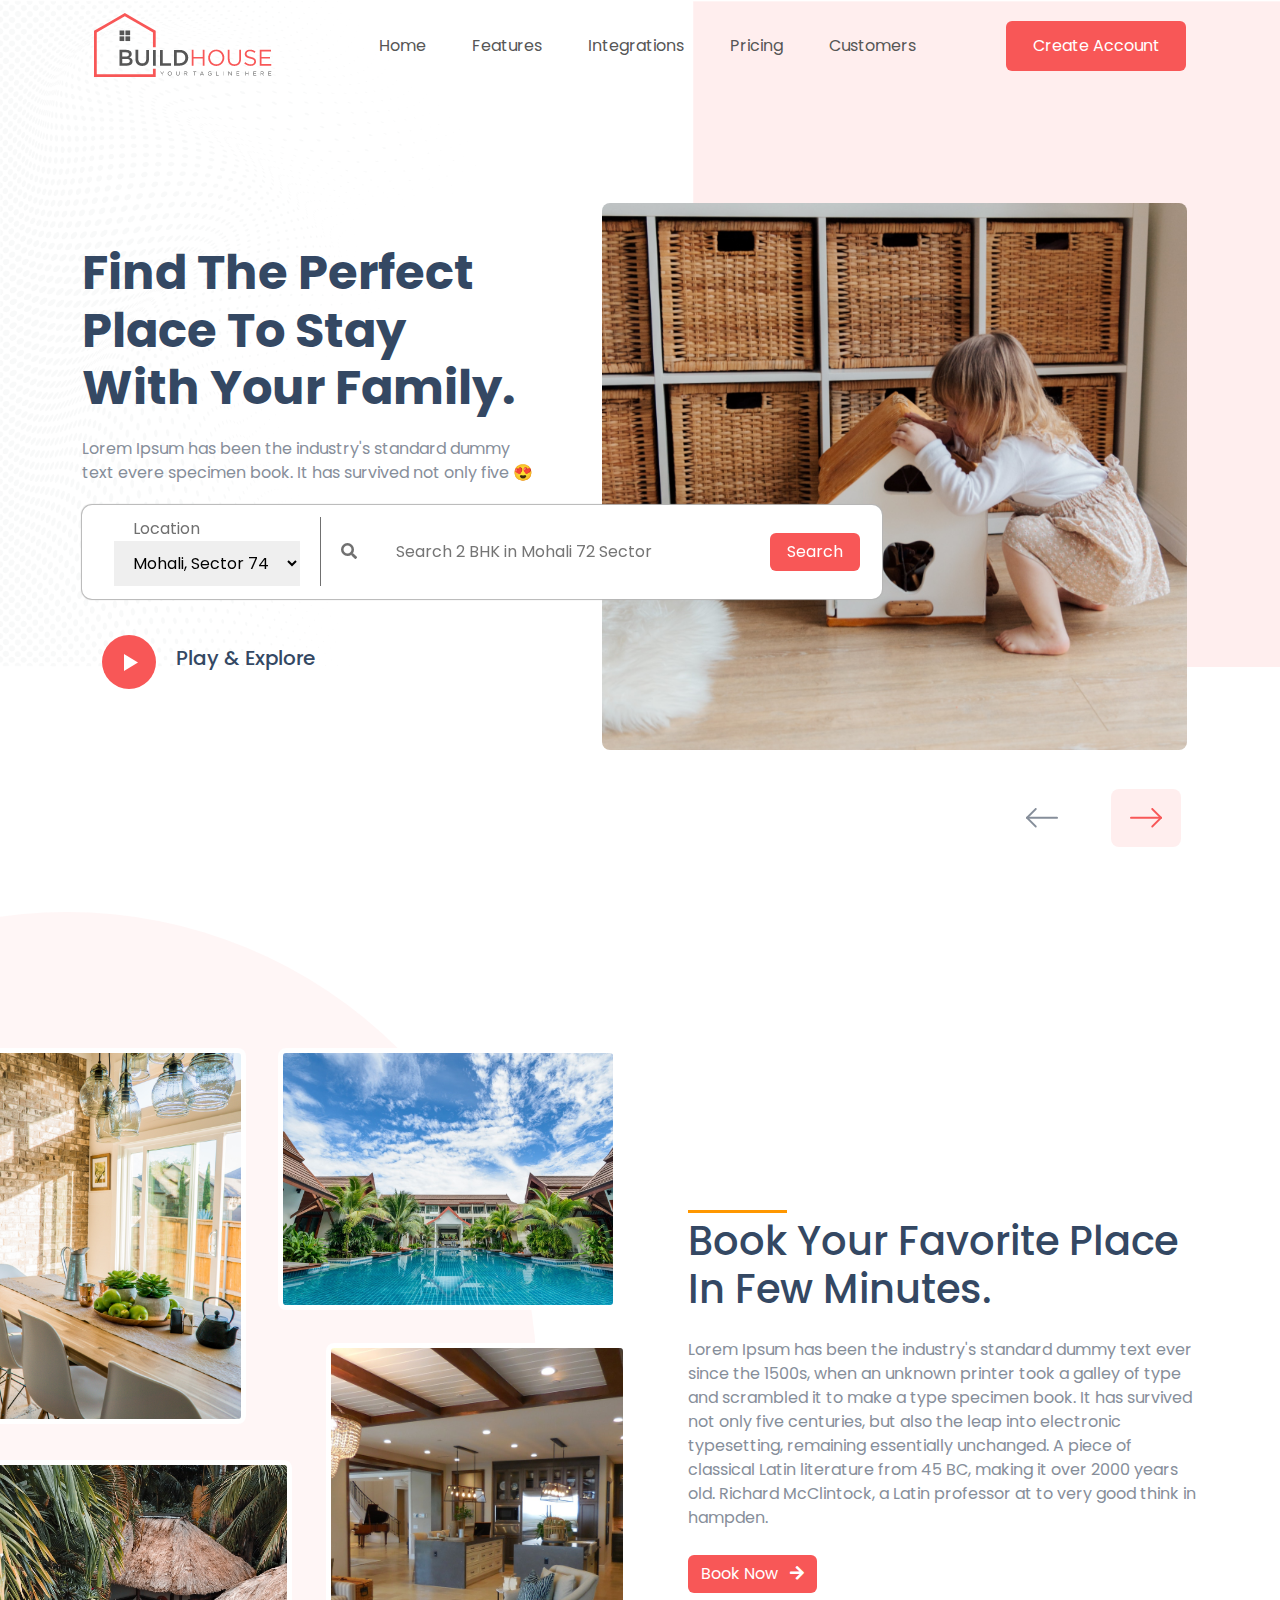
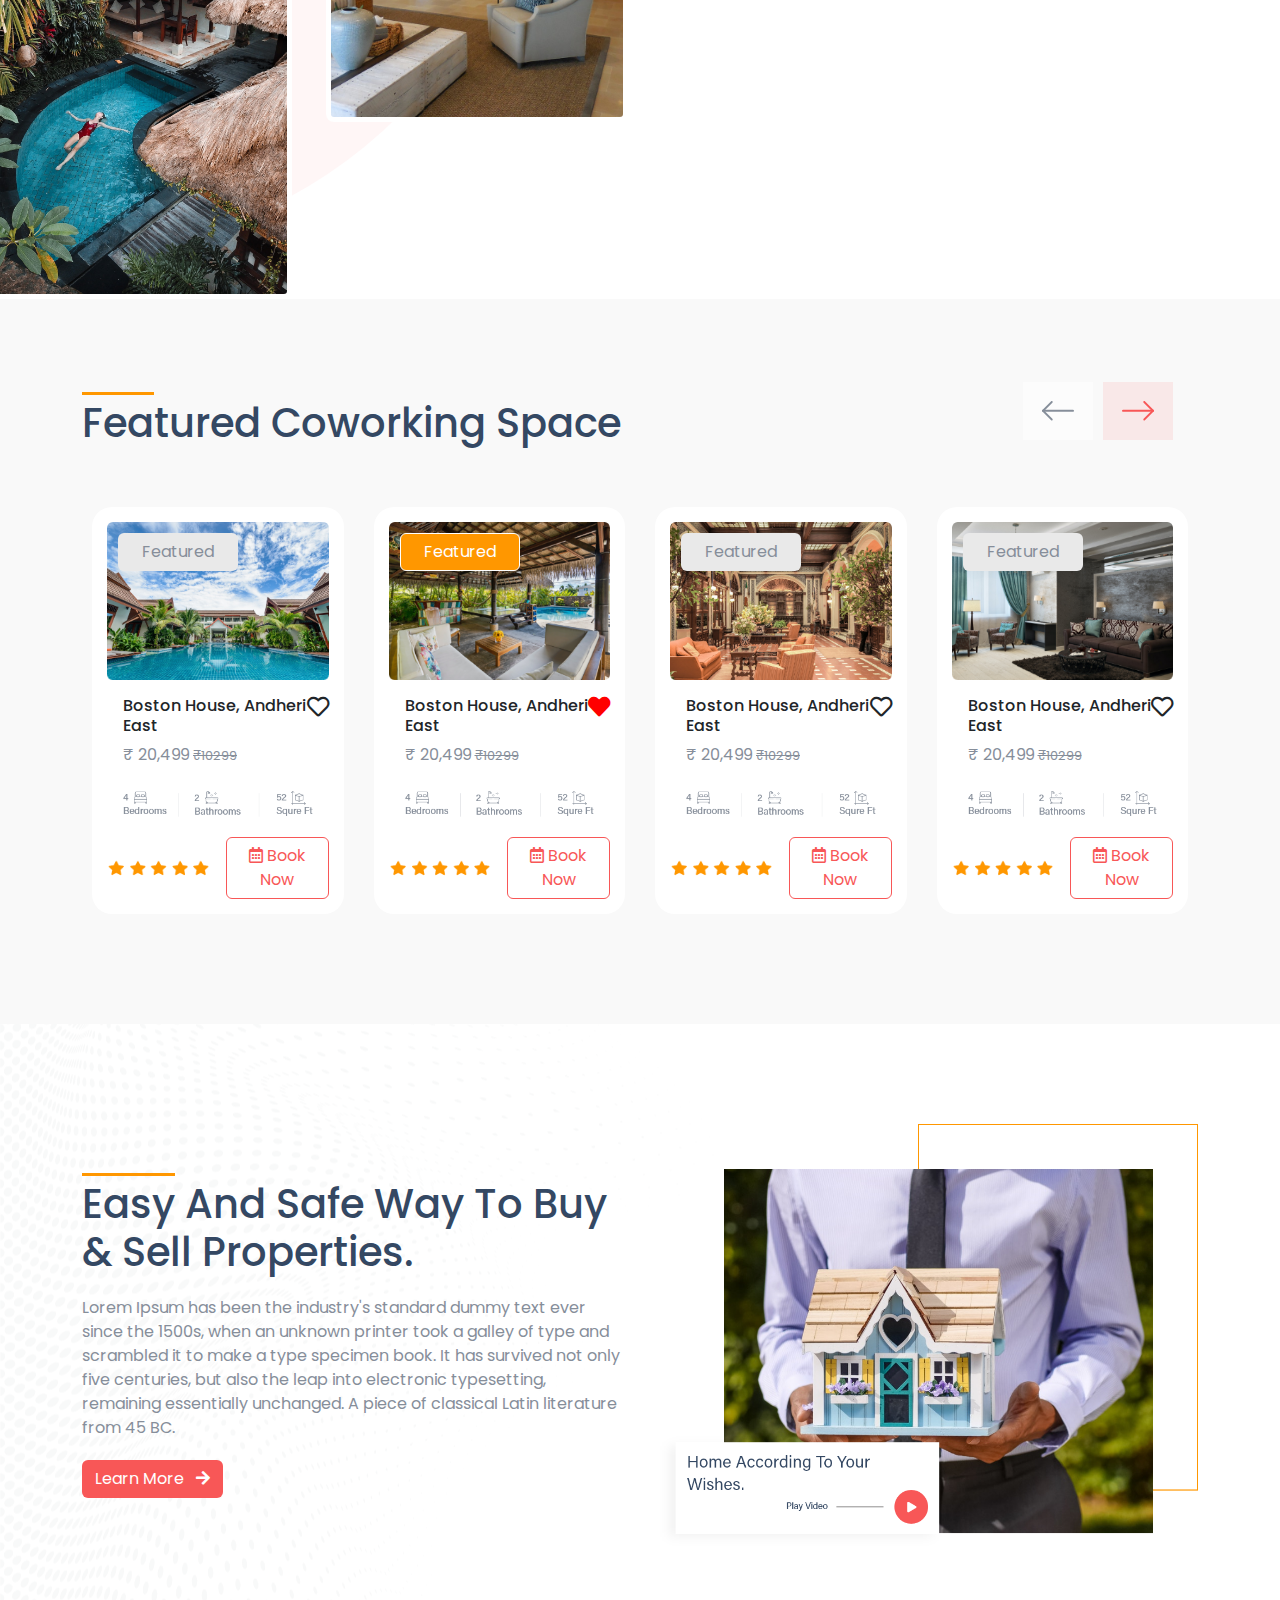
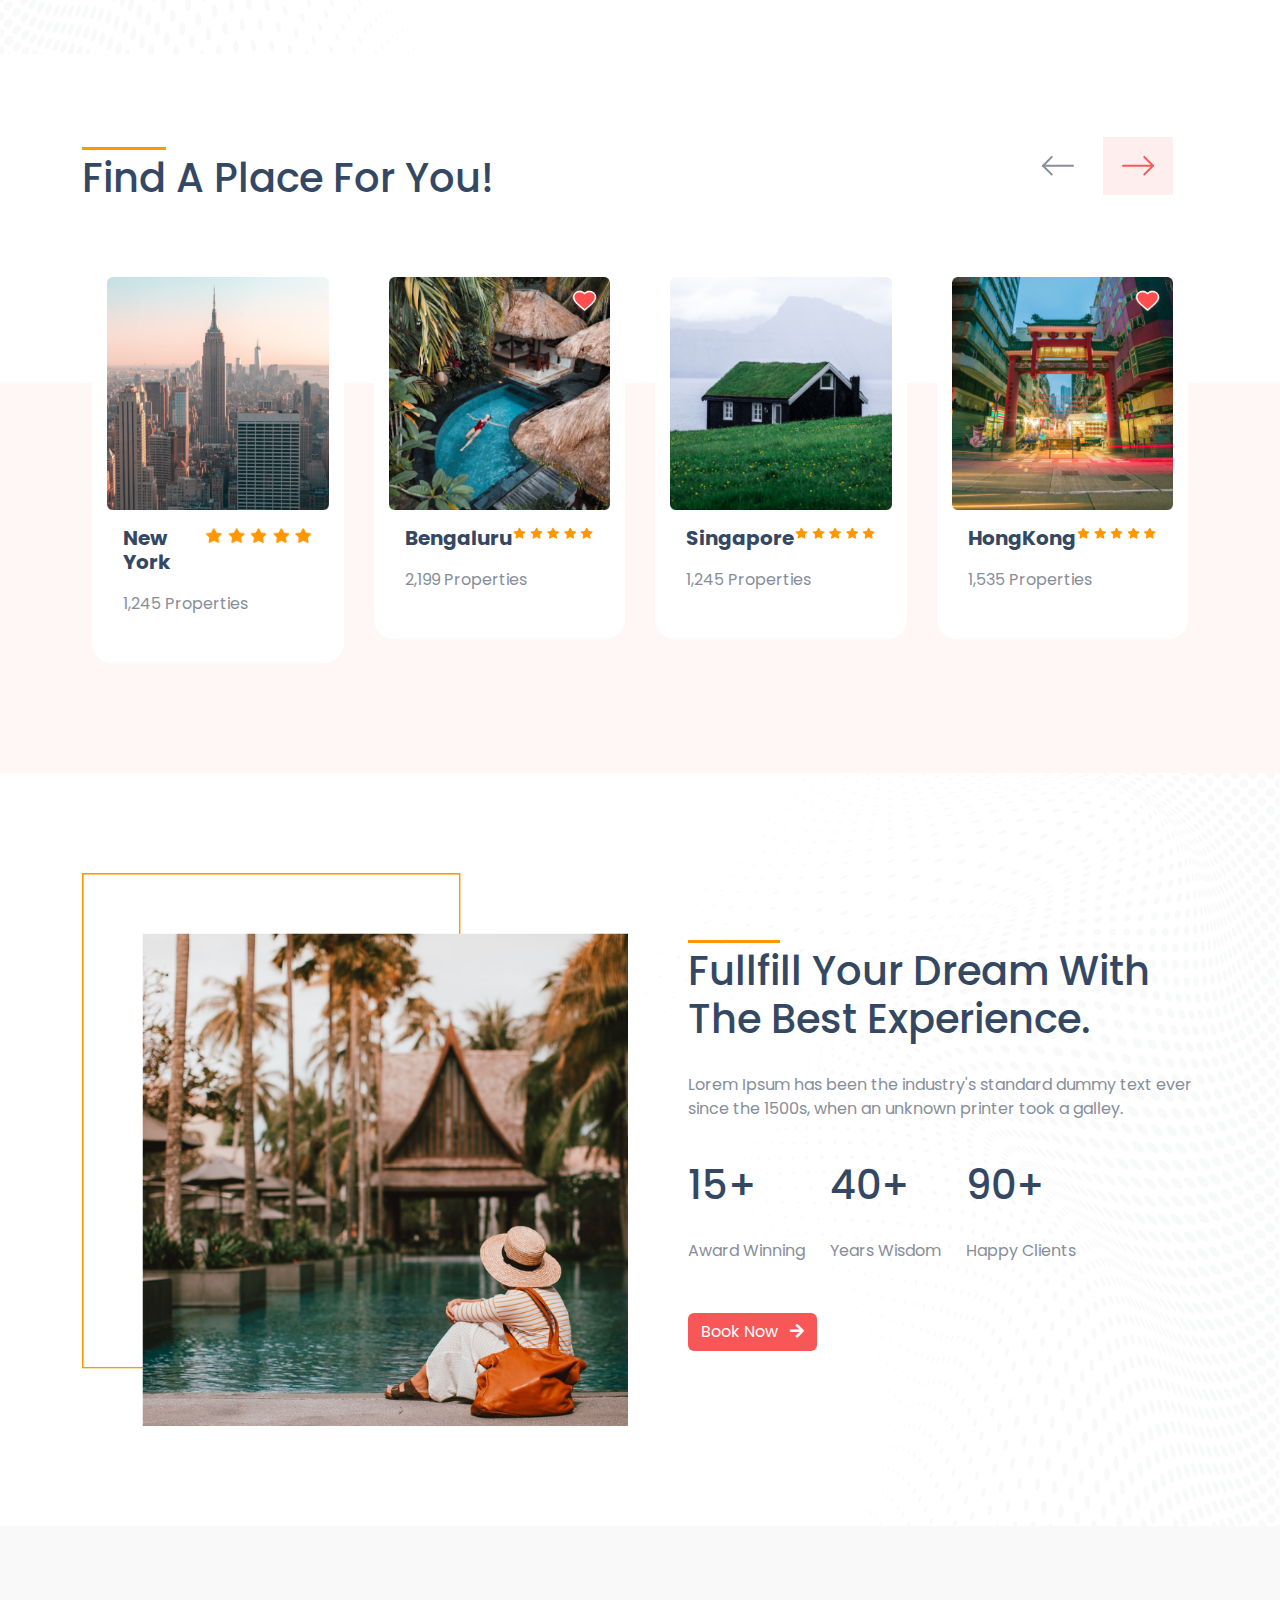
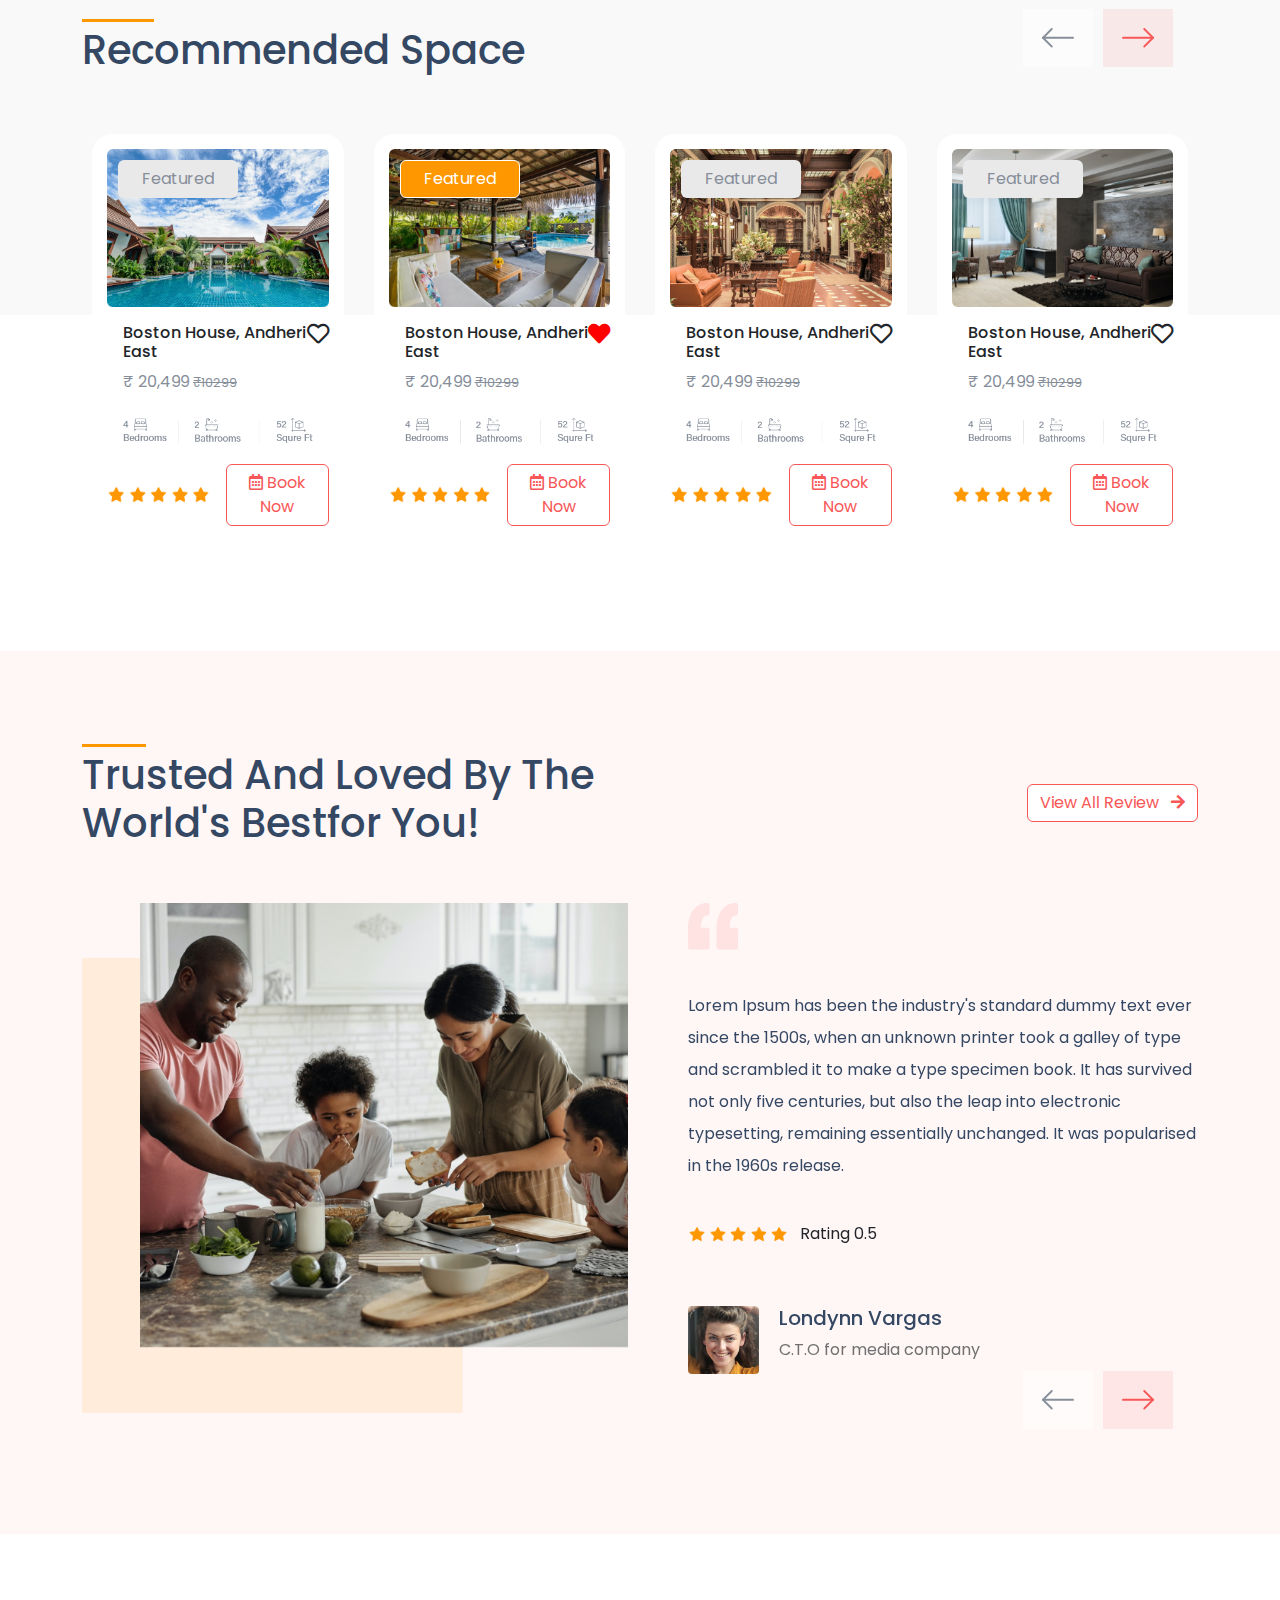
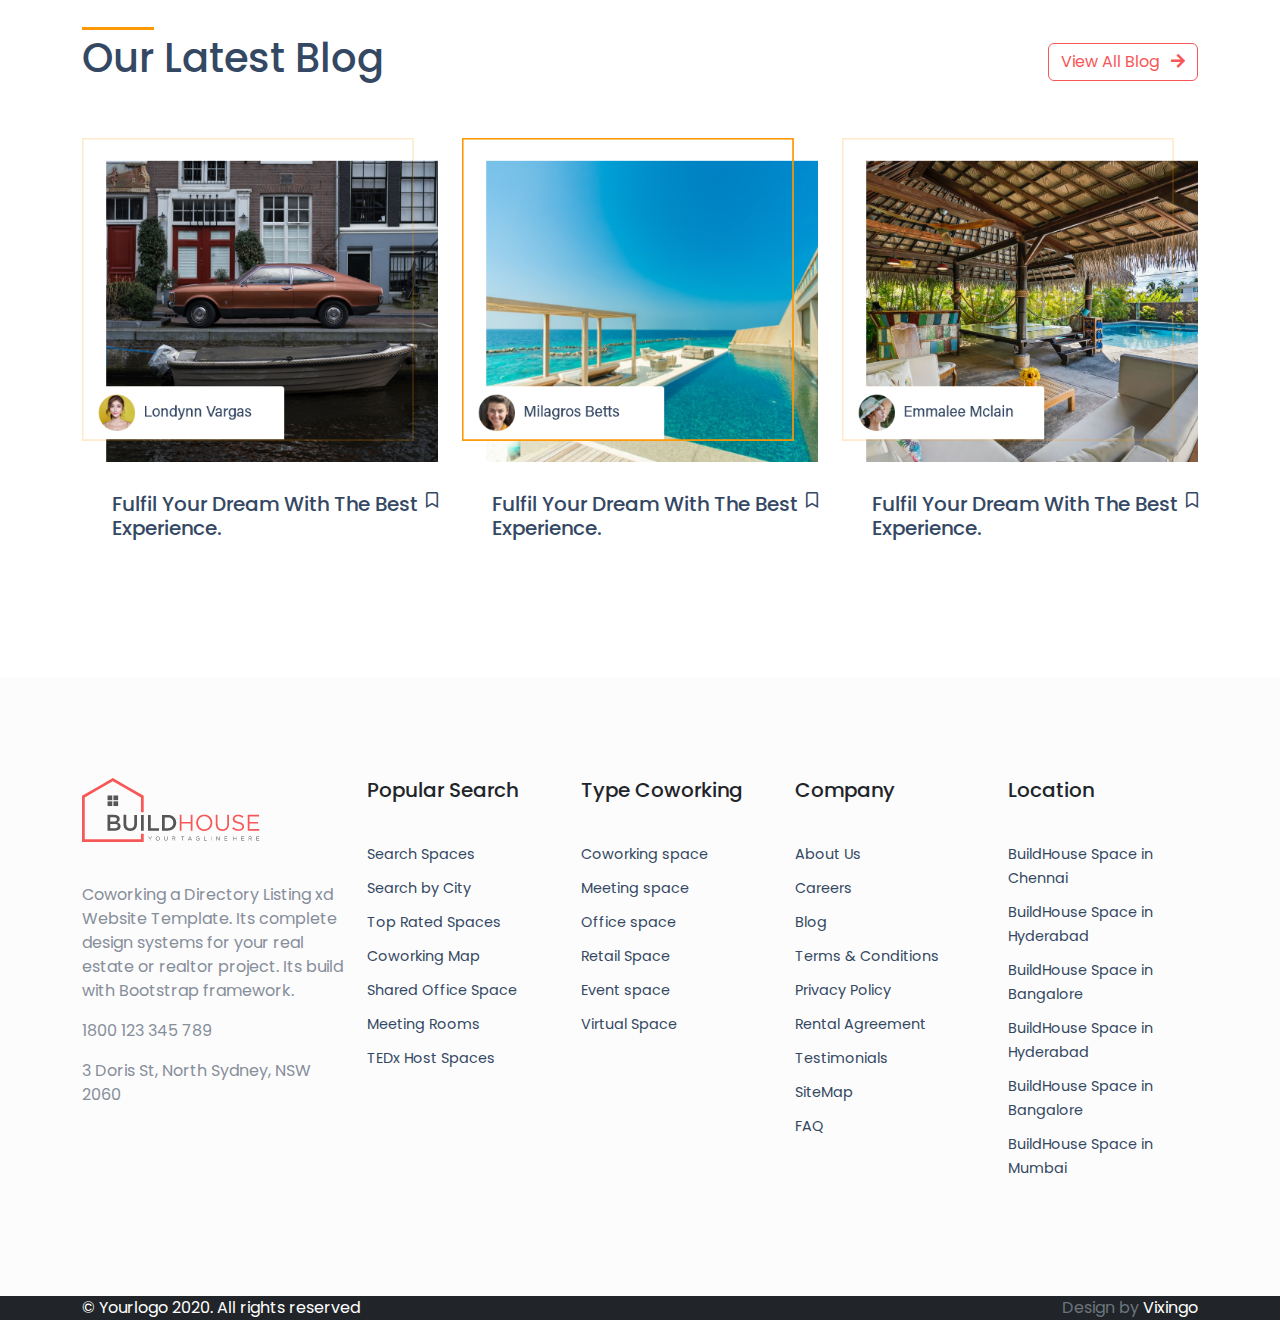
<file: index.html>
<!DOCTYPE html>
<html lang="en">

<head>
    <meta charset="UTF-8">
    <meta http-equiv="X-UA-Compatible" content="IE=edge">
    <meta name="viewport" content="width=device-width, initial-scale=1.0">
    <link href="https://cdn.jsdelivr.net/npm/bootstrap@5.0.0-beta3/dist/css/bootstrap.min.css" rel="stylesheet">
    <link rel="stylesheet" href="https://cdnjs.cloudflare.com/ajax/libs/font-awesome/5.15.3/css/all.min.css">
    <link rel="preconnect" href="https://fonts.gstatic.com">
    <link href="https://fonts.googleapis.com/css2?family=Poppins:wght@100;200;300;400;500;600;700;800;900&display=swap"
        rel="stylesheet">
    <link rel="stylesheet"
        href="https://cdnjs.cloudflare.com/ajax/libs/OwlCarousel2/2.3.4/assets/owl.carousel.min.css" />
    <link rel="stylesheet"
        href="https://cdnjs.cloudflare.com/ajax/libs/OwlCarousel2/2.3.4/assets/owl.theme.default.min.css" />
    <link rel="stylesheet" href="https://cdnjs.cloudflare.com/ajax/libs/animate.css/4.1.1/animate.min.css" />
    <link rel="stylesheet" href="css/style.css">
    <title>Home</title>
</head>

<body>
    <Section class="header">
        <div class="container">
            <nav class="navbar navbar-expand-lg navbar-light">
                <div class="container-fluid">
                    <a class="navbar-brand" href="index.html">
                        <img src="img/Logo.png" alt="">
                    </a>
                    <button class="navbar-toggler" type="button" data-bs-toggle="collapse"
                        data-bs-target="#navbarSupportedContent" aria-controls="navbarSupportedContent"
                        aria-expanded="false" aria-label="Toggle navigation">
                        <span class="navbar-toggler-icon"></span>
                    </button>
                    <div class="collapse navbar-collapse" id="navbarSupportedContent">
                        <ul class="navbar-nav mx-auto">
                            <li class="nav-item">
                                <a class="nav-link" href="index.html">Home</a>
                            </li>
                            <li class="nav-item">
                                <a class="nav-link" href="list.html">Features</a>
                            </li>
                            <li class="nav-item">
                                <a class="nav-link" href="detail.html">Integrations</a>
                            </li>
                            <li class="nav-item">
                                <a class="nav-link" href="#">Pricing</a>
                            </li>
                            <li class="nav-item">
                                <a class="nav-link" href="#"> Customers</a>
                            </li>

                        </ul>
                        <div class="d-flex">
                            <a href="signup.html"> <button class="btn custom_btn_1 page_switch_btn">Create
                                    Account</button></a>
                        </div>
                    </div>
                </div>
            </nav>
        </div>
    </Section>

    <section class=" hero">
        <div class="container">
            <div class="row">
                <div class="col-md-5 align-self-center">
                    <h1>Find The Perfect
                        Place To Stay With
                        Your Family.</h1>
                    <p>Lorem Ipsum has been the industry's standard dummy text evere specimen book. It has survived not
                        only five 😍</p>

                    <div class="search_div search_fly ">
                        <ul>
                            <li class="search_left">
                                <label for="">Location</label>
                                <br>
                                <select name="" id="">
                                    <option value="">Mohali, Sector 74</option>
                                    <option value="">Empty</option>
                                </select>
                            </li>
                            <li class="search_right">
                                <i class="fas fa-search"></i>
                                <input type="text" placeholder="Search 2 BHK in Mohali 72 Sector">
                            </li>
                            <li class="btn_div"> <button class="btn custom_btn_1 px-3"> Search</button></li>
                        </ul>
                    </div>
                    <div class="play_btn">
                        <img src="img/Play.png" alt="">
                        <h5>Play & <a href="">Explore</a></h5>
                    </div>
                </div>
                <div class="col-md-7">
                    <div class="hero_right">

                        <div class="owl-one owl-carousel owl-theme">
                            <div class="item">
                                <img src="img/hero_right.png" alt="">
                            </div>
                            <div class="item">
                                <img src="img/hero_right_2.png" alt="">
                            </div>
                            <div class="item">
                                <img src="img/hero_right_3.png" alt="">
                            </div>
                        </div>
                    </div>
                </div>
            </div>
        </div>
    </section>

    <Section class="book1">
        <div class="container">
            <div class="row">
                <div class="col-md-6">
                    <div class="book1_img">
                        <img src="img/book1.png" alt="">
                    </div>
                </div>
                <div class="col-md-6 align-self-center ps-5">
                    <h1><span style="border-top: 3px solid #FF9700;">Book</span> Your Favorite Place In
                        Few Minutes.</h1>
                    <p>Lorem Ipsum has been the industry's standard dummy text ever since the 1500s, when an unknown
                        printer took a galley of type and scrambled it to make a type specimen book. It has survived not
                        only five centuries, but also the leap into electronic typesetting, remaining essentially
                        unchanged. A piece of classical Latin literature from 45 BC, making it over 2000 years old.
                        Richard McClintock, a Latin professor at to very good think in hampden.</p>
                    <button class="btn custom_btn_1">Book Now &nbsp; <i class="fas fa-arrow-right"></i></button>
                </div>
            </div>
        </div>
    </Section>



    <section class="Featured">
        <div class="container">

            <div class="f_text">
                <h1> <span style="border-top: 3px solid #FF9700;">Fea</span>tured Coworking Space </h1>

            </div>
            <!-- --------- Cards --------- -->
            <div class="card_holder_div">
                <div class="owl-two owl-carousel owl-theme">
                    <div class="item">
                        <div class="card">
                            <img src="img/Featured.png" class="card-img-top" alt="...">
                            <button class="btn f_btn ">Featured</button>
                            <div class="card-body">
                                <h5 class="card-title">Boston House, Andheri East</h5>
                                <p class="card-text">₹ 20,499 <span><del>₹10299</del></span></p>

                                <i class="far fa-heart"></i>
                            </div>
                            <ul class="list-group list-group-flush">
                                <li class="list-group-item"> <img src="img/des.png" alt=""></li>
                            </ul>
                            <div class="card-body2">
                                <a href="#" class="card-link"><img src="img/Feedback.png" alt=""></a>
                                <a href="#" class="card-link">
                                    <button class="btn custom_btn_2"><i class="far fa-calendar-alt"></i> Book
                                        Now</button>
                                </a>
                            </div>
                        </div>
                    </div>
                    <div class="item">
                        <div class="card">
                            <img src="img/Featured2.png" class="card-img-top" alt="...">
                            <button class="btn f_btn active">Featured</button>
                            <div class="card-body">
                                <h5 class="card-title">Boston House, Andheri East</h5>
                                <p class="card-text">₹ 20,499 <span><del>₹10299</del></span></p>
                                <i class="fas fa-heart active-heart"></i>
                            </div>
                            <ul class="list-group list-group-flush">
                                <li class="list-group-item"> <img src="img/des.png" alt=""></li>
                            </ul>
                            <div class="card-body2">
                                <a href="#" class="card-link"><img src="img/Feedback.png" alt=""></a>
                                <a href="#" class="card-link">
                                    <button class="btn custom_btn_2"><i class="far fa-calendar-alt"></i> Book
                                        Now</button>
                                </a>
                            </div>
                        </div>
                    </div>
                    <div class="item">
                        <div class="card">
                            <img src="img/Featured3.png" class="card-img-top" alt="...">
                            <button class="btn f_btn ">Featured</button>
                            <div class="card-body">
                                <h5 class="card-title">Boston House, Andheri East</h5>
                                <p class="card-text">₹ 20,499 <span><del>₹10299</del></span></p>
                                <i class="far fa-heart "></i>
                            </div>
                            <ul class="list-group list-group-flush">
                                <li class="list-group-item"> <img src="img/des.png" alt=""></li>
                            </ul>
                            <div class="card-body2">
                                <a href="#" class="card-link"><img src="img/Feedback.png" alt=""></a>
                                <a href="#" class="card-link">
                                    <button class="btn custom_btn_2"><i class="far fa-calendar-alt"></i> Book
                                        Now</button>
                                </a>
                            </div>
                        </div>
                    </div>
                    <div class="item">
                        <div class="card">
                            <img src="img/Featured4.png" class="card-img-top" alt="...">
                            <button class="btn f_btn ">Featured</button>
                            <div class="card-body">
                                <h5 class="card-title">Boston House, Andheri East</h5>
                                <p class="card-text">₹ 20,499 <span><del>₹10299</del></span></p>

                                <i class="far fa-heart "></i>
                            </div>
                            <ul class="list-group list-group-flush">
                                <li class="list-group-item"> <img src="img/des.png" alt=""></li>
                            </ul>
                            <div class="card-body2">
                                <a href="#" class="card-link"><img src="img/Feedback.png" alt=""></a>
                                <a href="#" class="card-link">
                                    <button class="btn custom_btn_2"><i class="far fa-calendar-alt"></i> Book
                                        Now</button>
                                </a>
                            </div>
                        </div>
                    </div>
                    <div class="item">
                        <div class="card">
                            <img src="img/Featured4.png" class="card-img-top" alt="...">
                            <button class="btn f_btn ">Featured</button>
                            <div class="card-body">
                                <h5 class="card-title">Boston House, Andheri East</h5>
                                <p class="card-text">₹ 20,499 <span><del>₹10299</del></span></p>

                                <i class="far fa-heart "></i>
                            </div>
                            <ul class="list-group list-group-flush">
                                <li class="list-group-item"> <img src="img/des.png" alt=""></li>
                            </ul>
                            <div class="card-body2">
                                <a href="#" class="card-link"><img src="img/Feedback.png" alt=""></a>
                                <a href="#" class="card-link">
                                    <button class="btn custom_btn_2"><i class="far fa-calendar-alt"></i> Book
                                        Now</button>
                                </a>
                            </div>
                        </div>
                    </div>
                </div>
            </div>
        </div>
    </section>

    <section class="buysell">
        <div class="container">
            <div class="row">
                <div class="col-md-6 align-self-center">
                    <h1><span style="border-top: 3px solid #FF9700;">Easy</span> And Safe Way To Buy &
                        Sell Properties.</h1>
                    <p>Lorem Ipsum has been the industry's standard dummy text ever since the 1500s, when an unknown
                        printer took a galley of type and scrambled it to make a type specimen book. It has survived not
                        only five centuries, but also the leap into electronic typesetting, remaining essentially
                        unchanged. A piece of classical Latin literature from 45 BC.</p>
                    <button class="btn custom_btn_1">Learn More &nbsp; <i class="fas fa-arrow-right"></i></button>

                </div>
                <div class="col-md-6">
                    <div class="buysell_img">
                        <img src="img/buy_sell.png" alt="">
                    </div>
                </div>
            </div>
        </div>
    </section>
    <!-- find  a place  -->
    <section class="Featured mg_bg">
        <div class="container">

            <div class="f_text">
                <h1> <span style="border-top: 3px solid #FF9700;">Find</span> A Place For You! </h1>

            </div>
            <!-- --------- Cards --------- -->
            <div class="card_holder_div">
                <div class="owl-three owl-carousel owl-theme">
                    <div class="item">
                        <div class="card">
                            <img src="img/new.png" class="card-img-top" alt="...">

                            <div class="p-3">
                                <div class="card-body3">
                                    <div class="loca">
                                        <h5 class="card-title2">New York</h5>
                                    </div>

                                    <div class="star"> <img src="img/Feedback.png" alt=""></div>
                                </div>
                                <p>1,245 Properties</p>
                            </div>
                        </div>
                    </div>
                    <div class="item">
                        <div class="card">
                            <img src="img/new2.png" class="card-img-top" alt="...">

                            <div class="p-3">
                                <div class="card-body3">
                                    <div class="loca">
                                        <h5 class="card-title2">Bengaluru</h5>
                                    </div>

                                    <div class="star"> <img src="img/Feedback.png" alt=""></div>
                                </div>
                                <p>2,199 Properties</p>
                            </div>
                        </div>
                    </div>
                    <div class="item">
                        <div class="card">
                            <img src="img/new3.png" class="card-img-top" alt="...">

                            <div class="p-3">
                                <div class="card-body3">
                                    <div class="loca">
                                        <h5 class="card-title2">Singapore</h5>
                                    </div>

                                    <div class="star"> <img src="img/Feedback.png" alt=""></div>
                                </div>
                                <p>1,245 Properties</p>
                            </div>
                        </div>
                    </div>
                    <div class="item">
                        <div class="card">
                            <img src="img/new4.png" class="card-img-top" alt="...">

                            <div class="p-3">
                                <div class="card-body3">
                                    <div class="loca">
                                        <h5 class="card-title2">HongKong</h5>
                                    </div>

                                    <div class="star"> <img src="img/Feedback.png" alt=""></div>
                                </div>
                                <p>1,535 Properties</p>
                            </div>
                        </div>
                    </div>
                    <div class="item">
                        <div class="card">
                            <img src="img/new.png" class="card-img-top" alt="...">

                            <div class="p-3">
                                <div class="card-body3">
                                    <div class="loca">
                                        <h5 class="card-title2">New York</h5>
                                    </div>

                                    <div class="star"> <img src="img/Feedback.png" alt=""></div>
                                </div>
                                <p>1,245 Properties</p>
                            </div>
                        </div>
                    </div>


                </div>
            </div>
        </div>
    </section>
    <section class="fullfill">
        <div class="container">
            <div class="row">
                <div class="col-md-6">
                    <div class="full_img">
                        <img src="img/fulfill.png" alt="">
                    </div>
                </div>
                <div class="col-md-6 align-self-center ps-5">
                    <h1><span style="border-top: 3px solid #FF9700;">Fullfi</span>ll Your Dream With The
                        Best Experience.</h1>
                    <p>Lorem Ipsum has been the industry's standard dummy text ever since the 1500s, when an unknown
                        printer took a galley.</p>
                    <ul>
                        <li>
                            <h1>15+</h1>
                            <p>Award Winning</p>
                        </li>
                        <li>
                            <h1>40+</h1>
                            <p>Years Wisdom</p>
                        </li>
                        <li>
                            <h1>90+</h1>
                            <p>Happy Clients</p>
                        </li>
                    </ul>
                    <button class="btn custom_btn_1">Book Now &nbsp; <i class="fas fa-arrow-right"></i></button>
                </div>
            </div>
        </div>
    </section>
    <section class="Featured Recommended">
        <div class="container">

            <div class="f_text">
                <h1> <span style="border-top: 3px solid #FF9700;">Rec</span>ommended Space </h1>

            </div>
            <!-- --------- Cards --------- -->
            <div class="card_holder_div">
                <div class="owl-two owl-carousel owl-theme">
                    <div class="item">
                        <div class="card">
                            <img src="img/Featured.png" class="card-img-top" alt="...">
                            <button class="btn f_btn ">Featured</button>
                            <div class="card-body">
                                <h5 class="card-title">Boston House, Andheri East</h5>
                                <p class="card-text">₹ 20,499 <span><del>₹10299</del></span></p>

                                <i class="far fa-heart"></i>
                            </div>
                            <ul class="list-group list-group-flush">
                                <li class="list-group-item"> <img src="img/des.png" alt=""></li>
                            </ul>
                            <div class="card-body2">
                                <a href="#" class="card-link"><img src="img/Feedback.png" alt=""></a>
                                <a href="#" class="card-link">
                                    <button class="btn custom_btn_2"><i class="far fa-calendar-alt"></i> Book
                                        Now</button>
                                </a>
                            </div>
                        </div>
                    </div>
                    <div class="item">
                        <div class="card">
                            <img src="img/Featured2.png" class="card-img-top" alt="...">
                            <button class="btn f_btn active">Featured</button>
                            <div class="card-body">
                                <h5 class="card-title">Boston House, Andheri East</h5>
                                <p class="card-text">₹ 20,499 <span><del>₹10299</del></span></p>
                                <i class="fas fa-heart active-heart"></i>
                            </div>
                            <ul class="list-group list-group-flush">
                                <li class="list-group-item"> <img src="img/des.png" alt=""></li>
                            </ul>
                            <div class="card-body2">
                                <a href="#" class="card-link"><img src="img/Feedback.png" alt=""></a>
                                <a href="#" class="card-link">
                                    <button class="btn custom_btn_2"><i class="far fa-calendar-alt"></i> Book
                                        Now</button>
                                </a>
                            </div>
                        </div>
                    </div>
                    <div class="item">
                        <div class="card">
                            <img src="img/Featured3.png" class="card-img-top" alt="...">
                            <button class="btn f_btn ">Featured</button>
                            <div class="card-body">
                                <h5 class="card-title">Boston House, Andheri East</h5>
                                <p class="card-text">₹ 20,499 <span><del>₹10299</del></span></p>
                                <i class="far fa-heart "></i>
                            </div>
                            <ul class="list-group list-group-flush">
                                <li class="list-group-item"> <img src="img/des.png" alt=""></li>
                            </ul>
                            <div class="card-body2">
                                <a href="#" class="card-link"><img src="img/Feedback.png" alt=""></a>
                                <a href="#" class="card-link">
                                    <button class="btn custom_btn_2"><i class="far fa-calendar-alt"></i> Book
                                        Now</button>
                                </a>
                            </div>
                        </div>
                    </div>
                    <div class="item">
                        <div class="card">
                            <img src="img/Featured4.png" class="card-img-top" alt="...">
                            <button class="btn f_btn ">Featured</button>
                            <div class="card-body">
                                <h5 class="card-title">Boston House, Andheri East</h5>
                                <p class="card-text">₹ 20,499 <span><del>₹10299</del></span></p>

                                <i class="far fa-heart "></i>
                            </div>
                            <ul class="list-group list-group-flush">
                                <li class="list-group-item"> <img src="img/des.png" alt=""></li>
                            </ul>
                            <div class="card-body2">
                                <a href="#" class="card-link"><img src="img/Feedback.png" alt=""></a>
                                <a href="#" class="card-link">
                                    <button class="btn custom_btn_2"><i class="far fa-calendar-alt"></i> Book
                                        Now</button>
                                </a>
                            </div>
                        </div>
                    </div>
                    <div class="item">
                        <div class="card">
                            <img src="img/Featured4.png" class="card-img-top" alt="...">
                            <button class="btn f_btn ">Featured</button>
                            <div class="card-body">
                                <h5 class="card-title">Boston House, Andheri East</h5>
                                <p class="card-text">₹ 20,499 <span><del>₹10299</del></span></p>

                                <i class="far fa-heart "></i>
                            </div>
                            <ul class="list-group list-group-flush">
                                <li class="list-group-item"> <img src="img/des.png" alt=""></li>
                            </ul>
                            <div class="card-body2">
                                <a href="#" class="card-link"><img src="img/Feedback.png" alt=""></a>
                                <a href="#" class="card-link">
                                    <button class="btn custom_btn_2"><i class="far fa-calendar-alt"></i> Book
                                        Now</button>
                                </a>
                            </div>
                        </div>
                    </div>
                </div>
            </div>
        </div>
    </section>
    <section class="review">
        <div class="container">
            <div class="row mb-5">
                <div class="col-md-6">
                    <h1> <span style="border-top: 3px solid #FF9700;">Tru</span>sted And Loved By The World's
                        Bestfor You!</h1>
                </div>
                <div class="col-md-6 text-end align-self-center">
                    <button class="btn custom_btn_2">View All Review &nbsp; <i class="fas fa-arrow-right"></i>
                    </button>
                </div>
            </div>
            <div class="owl-four owl-carousel owl-theme">
                <div class="item">
                    <div class="row">
                        <div class="col-md-6">
                            <div class="rev_img">
                                <img src="img/review.png" alt="">
                            </div>
                        </div>
                        <div class="col-md-6 ps-5">
                            <img src="img/quota.png" alt="" style="width: 50px">
                            <blockquote>
                                Lorem Ipsum has been the industry's standard dummy text ever since the 1500s, when an
                                unknown printer took a galley of type and scrambled it to make a type specimen book. It
                                has survived not only five centuries, but also the leap into electronic typesetting,
                                remaining essentially unchanged. It was popularised in the 1960s release.
                            </blockquote>
                            <img src="img/Feedback.png" alt="" style="width: 100px ; display: inline;"><label for="">
                                &nbsp;&nbsp; Rating 0.5</label>

                            <div class="profile">
                                <div class="pro_pic">
                                    <img src="img/rev_profile.png" alt="">
                                </div>
                                <div class="pro_txt">
                                    <h5>Londynn Vargas</h5>
                                    <span>C.T.O for media company</span>
                                </div>
                            </div>

                        </div>
                    </div>
                </div>
                <div class="item">
                    <div class="row">
                        <div class="col-md-6">
                            <div class="rev_img">
                                <img src="img/review.png" alt="">
                            </div>
                        </div>
                        <div class="col-md-6 ps-5">
                            <img src="img/quota.png" alt="" style="width: 50px">
                            <blockquote>
                                Lorem Ipsum has been the industry's standard dummy text ever since the 1500s, when an
                                unknown printer took a galley of type and scrambled it to make a type specimen book. It
                                has survived not only five centuries, but also the leap into electronic typesetting,
                                remaining essentially unchanged. It was popularised in the 1960s release.
                            </blockquote>
                            <img src="img/Feedback.png" alt="" style="width: 100px ; display: inline;"><label for="">
                                &nbsp;&nbsp; Rating 0.5</label>

                            <div class="profile">
                                <div class="pro_pic">
                                    <img src="img/rev_profile.png" alt="">
                                </div>
                                <div class="pro_txt">
                                    <h5>Londynn Vargas</h5>
                                    <span>C.T.O for media company</span>
                                </div>
                            </div>

                        </div>
                    </div>
                </div>

            </div>

        </div>
    </section>

    <section class="blog">
        <div class="container">
            <div class="row mb-5">
                <div class="col-md-6">
                    <h1> <span style="border-top: 3px solid #FF9700;">Our</span> Latest Blog</h1>
                </div>
                <div class="col-md-6 text-end align-self-center">
                    <button class="btn custom_btn_2">View All Blog &nbsp; <i class="fas fa-arrow-right"></i>
                    </button>
                </div>
            </div>
            <div class="row">

                <div class="col-md-4">
                    <a href="#">
                        <div class="blog_img">
                            <img src="img/blog1.png" alt="">
                        </div>
                        <div class=" blog_text">
                            <h5>Fulfil Your Dream With The
                                Best Experience.</h5>
                            <i class="far fa-bookmark"></i>
                        </div>
                    </a>
                </div>
                <div class="col-md-4">
                    <a href="#">
                        <div class="blog_img">
                            <img src="img/blog2.png" alt="">
                        </div>
                        <div class=" blog_text">
                            <h5>Fulfil Your Dream With The
                                Best Experience.</h5>
                            <i class="far fa-bookmark"></i>
                        </div>
                    </a>
                </div>
                <div class="col-md-4">
                    <a href="#">
                        <div class="blog_img">
                            <img src="img/blog3.png" alt="">
                        </div>
                        <div class=" blog_text">
                            <h5>Fulfil Your Dream With The
                                Best Experience.</h5>
                            <i class="far fa-bookmark"></i>
                        </div>
                    </a>
                </div>
            </div>
        </div>
    </section>

    <section class="footer">
        <div class="container">
            <div class="row">
                <div class="col-md-3">
                    <img src="img/Logo.png" alt="">
                    <p>Coworking a Directory Listing xd Website Template. Its complete design systems for your real
                        estate or realtor project. Its build with Bootstrap framework.</p>
                    <p>1800 123 345 789 </p>
                    <p>3 Doris St, North Sydney, NSW 2060</p>
                </div>
                <div class="col-md-9">
                    <div class="row">
                        <div class="col-md-3">
                            <h5>Popular Search</h5>
                            <ul>
                                <li><a href="#">Search Spaces</a></li>
                                <li><a href="#">Search by City</a></li>
                                <li><a href="#">Top Rated Spaces</a></li>
                                <li><a href="#">Coworking Map</a></li>
                                <li><a href="#">Shared Office Space</a></li>
                                <li><a href="#">Meeting Rooms</a></li>
                                <li><a href="#">TEDx Host Spaces</a></li>
                            </ul>
                        </div>
                        <div class="col-md-3">
                            <h5>Type Coworking</h5>
                            <ul>
                                <li><a href="#">Coworking space</a></li>
                                <li><a href="#">Meeting space</a></li>
                                <li><a href="#">Office space</a></li>
                                <li><a href="#">Retail Space</a></li>
                                <li><a href="#">Event space</a></li>
                                <li><a href="#">Virtual Space</a></li>
                            </ul>
                        </div>
                        <div class="col-md-3">
                            <h5>Company</h5>
                            <ul>
                                <li><a href="#">About Us</a></li>
                                <li><a href="#">Careers</a></li>
                                <li><a href="#">Blog</a></li>
                                <li><a href="#">Terms & Conditions</a></li>
                                <li><a href="#">Privacy Policy</a></li>
                                <li><a href="#">Rental Agreement</a></li>
                                <li><a href="#">Testimonials</a></li>
                                <li><a href="#">SiteMap</a></li>
                                <li><a href="#">FAQ</a></li>
                            </ul>
                        </div>
                        <div class="col-md-3">
                            <h5>Location</h5>
                            <ul>
                                <li><a href="#">BuildHouse Space in Chennai</a></li>
                                <li><a href="#">BuildHouse Space in Hyderabad</a></li>
                                <li><a href="#">BuildHouse Space in Bangalore</a></li>
                                <li><a href="#">BuildHouse Space in Hyderabad
                                    </a></li>
                                <li><a href="#">BuildHouse Space in Bangalore</a></li>
                                <li><a href="#">BuildHouse Space in Mumbai</a></li>

                            </ul>
                        </div>




                    </div>
                </div>
            </div>

        </div>

    </section>
    <section class="bg-dark">
        <div class="container">
            <div class="last_div">
                <div> © Yourlogo 2020. All rights reserved</div>
                <div><span class="text-secondary">Design by</span> <a
                        href="https://www.fiverr.com/nazmul_8039">Vixingo</a></div>
            </div>
        </div>
    </section>


    <script src="https://code.jquery.com/jquery-3.6.0.js"></script>
    <script src="https://cdn.jsdelivr.net/npm/bootstrap@5.0.0/dist/js/bootstrap.bundle.min.js"></script>

    <script src="https://cdnjs.cloudflare.com/ajax/libs/OwlCarousel2/2.3.4/owl.carousel.min.js"></script>
    <script>
        $('.owl-one').owlCarousel({
            loop: true,
            margin: 10,
            nav: false,
            dots: false,
            autoplay: true,
            autoplayTimeout: 1500,
            items: 1,
            animateOut: 'fadeOut',
            nav: true,
            navText: ["<img src='img/Prearrow.png'>", "<img src='img/Nextarrow.png'>"]


        });
    </script>
    <script>
        $('.owl-two').owlCarousel({
            loop: true,
            margin: 10,
            dots: false,
            items: 4,
            autoplay: true,
            autoplayTimeout: 1500,
            nav: true,
            navText: ["<img src='img/Prearrow.png'>", "<img src='img/Nextarrow.png'>"]

        });
    </script>
    <script>
        $('.owl-three').owlCarousel({
            loop: true,
            margin: 10,
            dots: false,
            items: 4,
            autoplay: true,
            autoplayTimeout: 1500,
            nav: true,
            navText: ["<img src='img/Prearrow.png'>", "<img src='img/Nextarrow.png'>"]

        });
    </script>
    <script>
        $('.owl-four').owlCarousel({
            loop: true,
            margin: 10,
            dots: false,
            items: 1,
            autoplay: true,
            autoplayTimeout: 1500,
            nav: true,
            navText: ["<img src='img/Prearrow.png'>", "<img src='img/Nextarrow.png'>"]

        });
    </script>
</body>

</html>
</file>
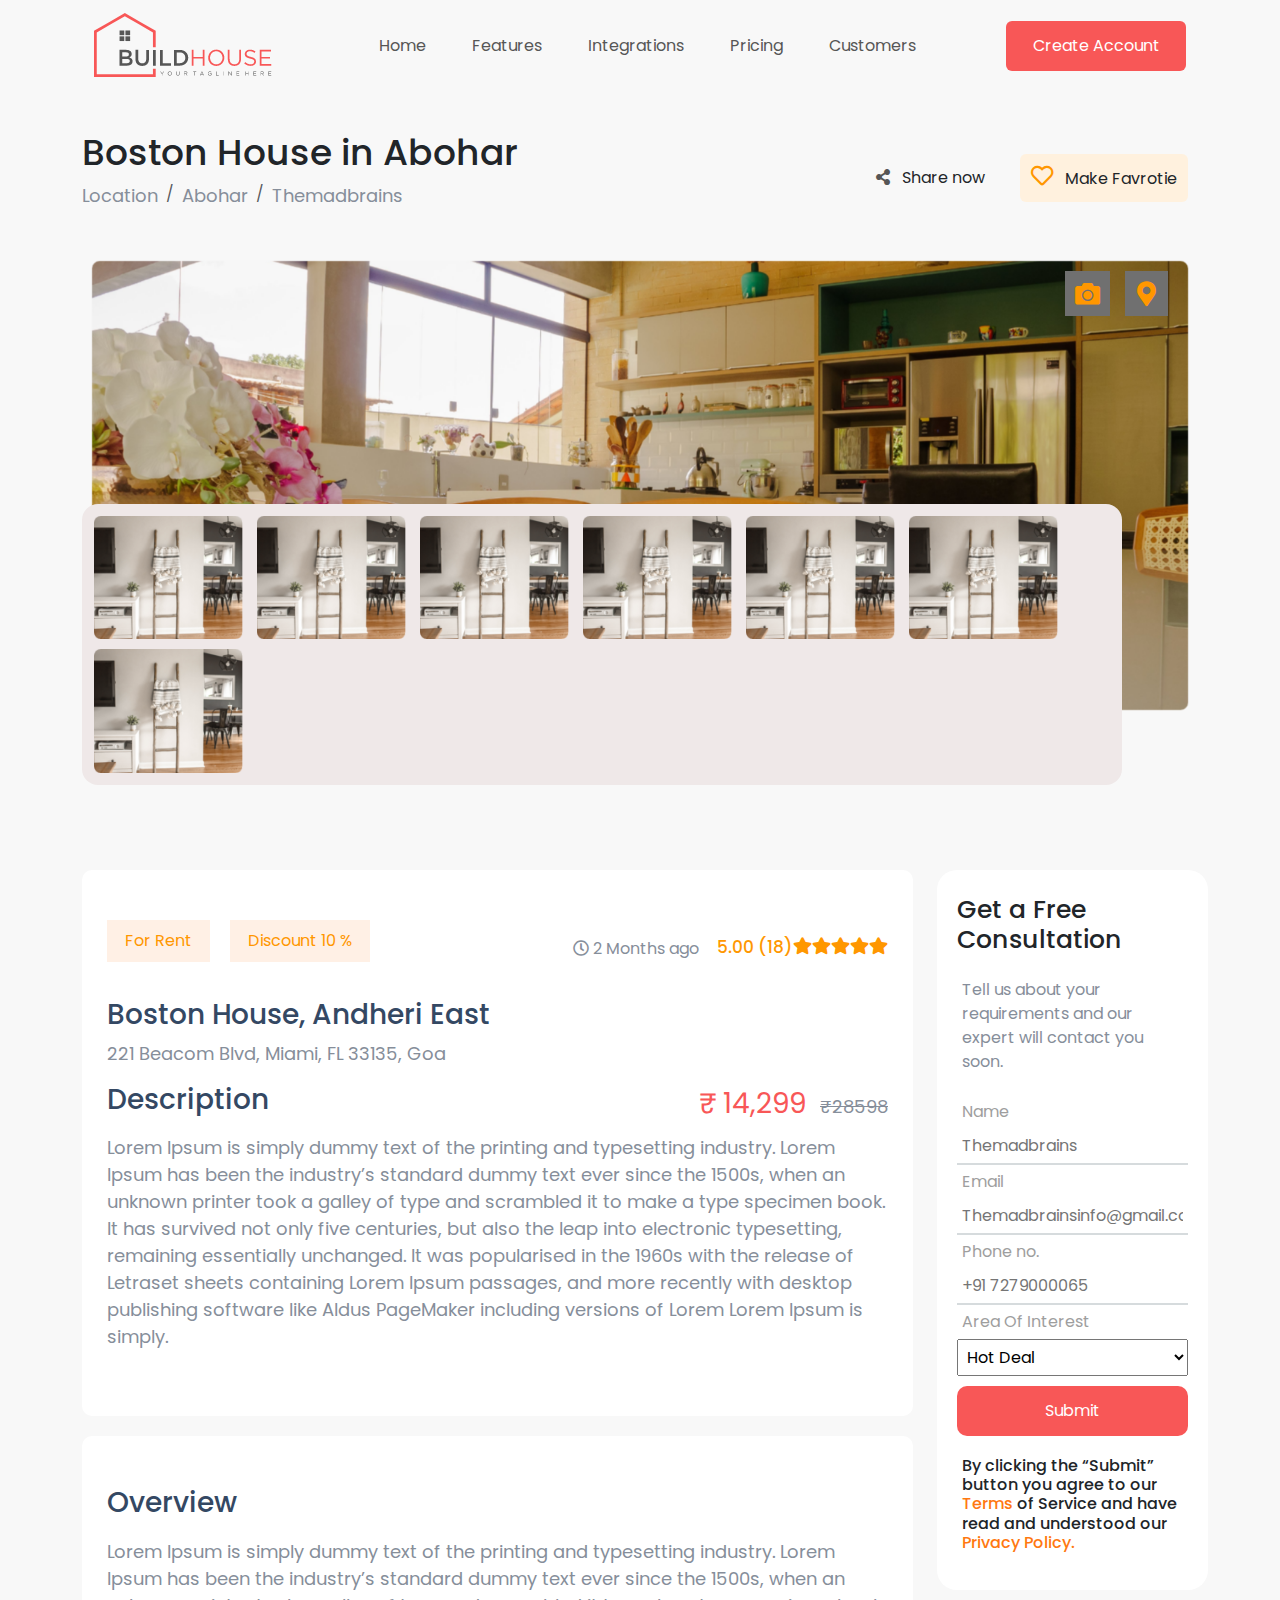
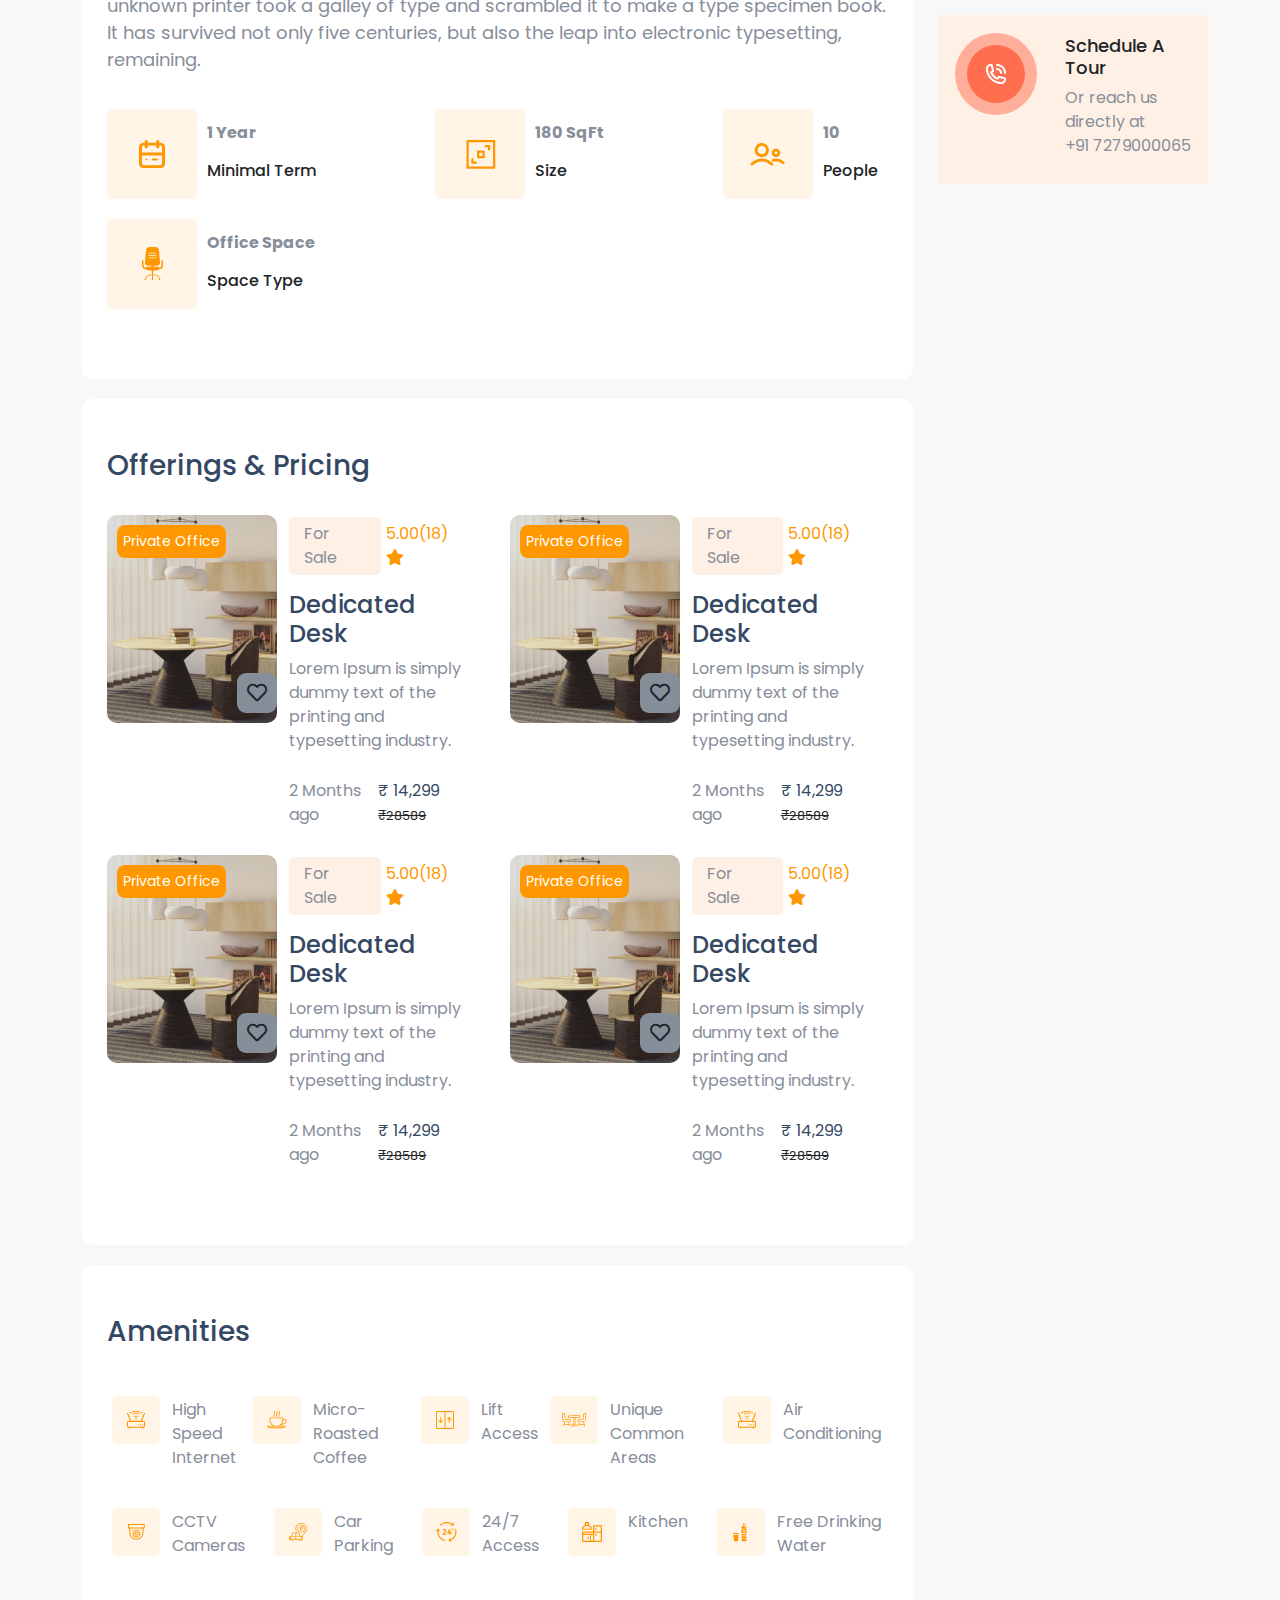
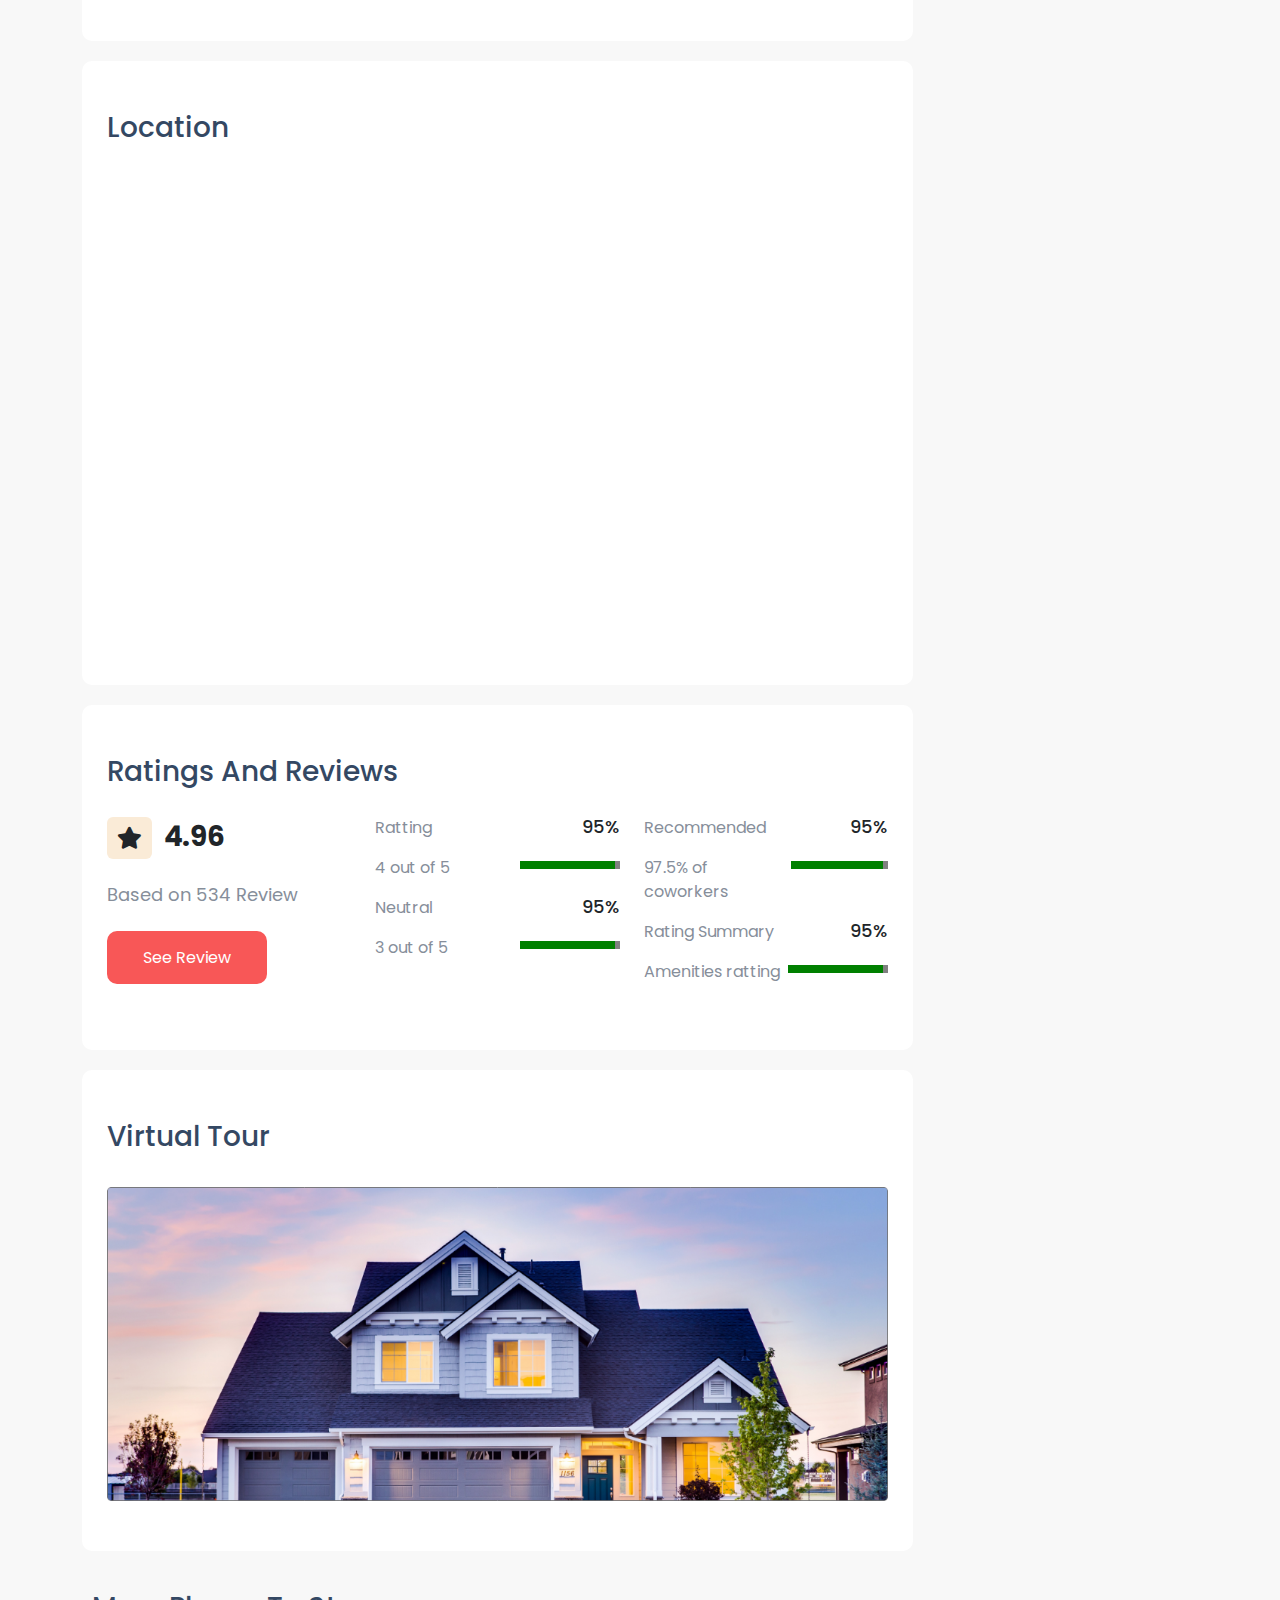
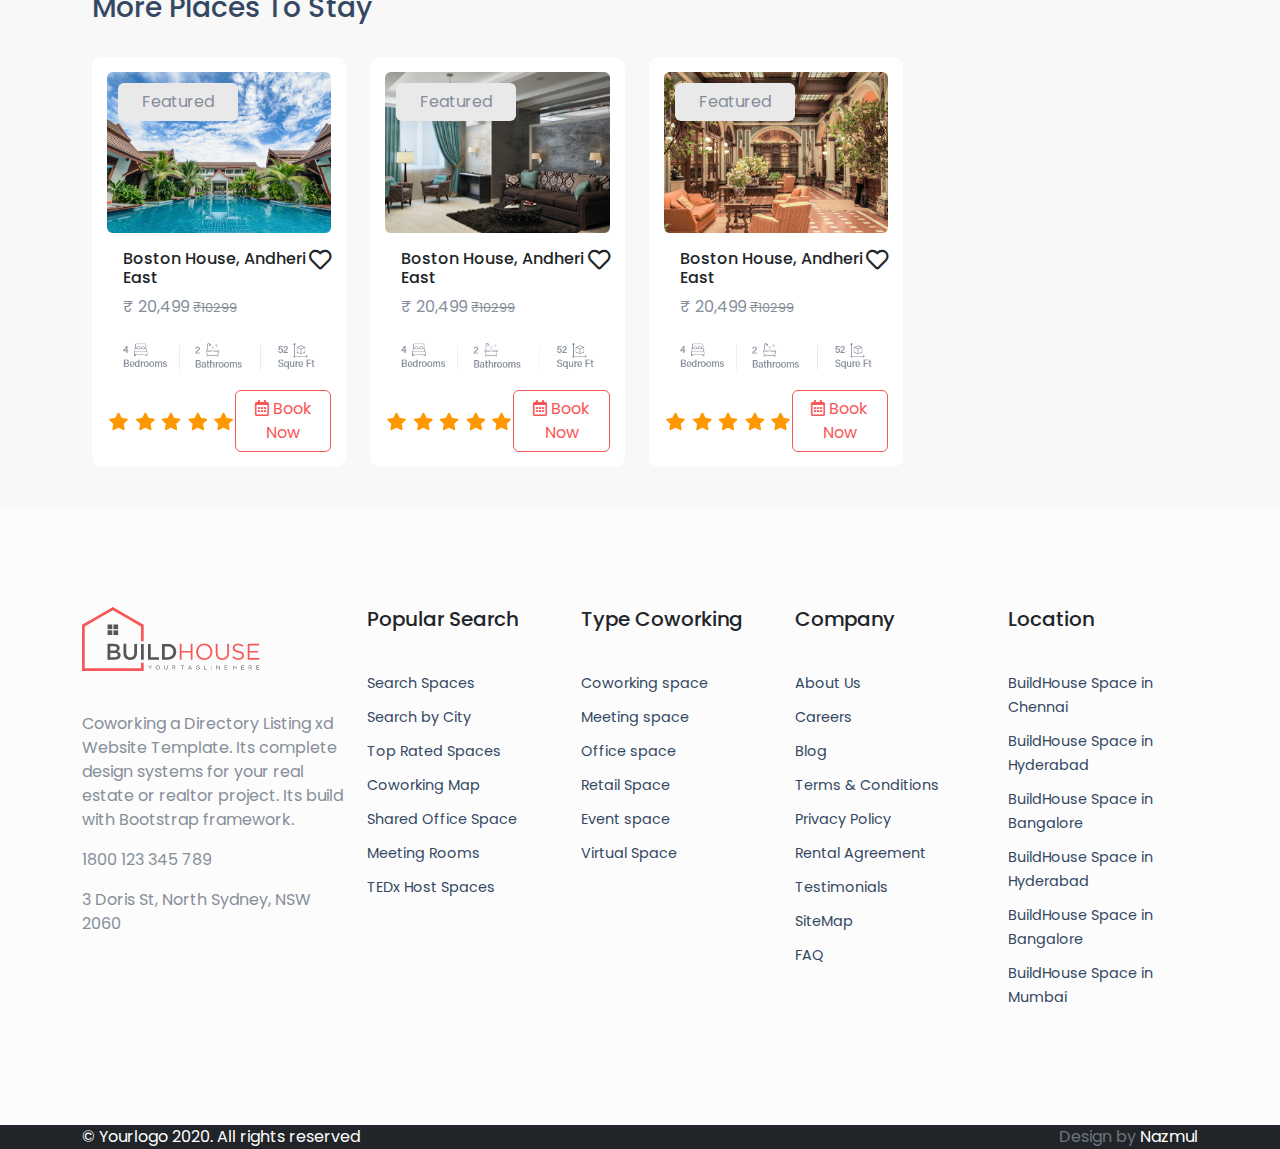
<file: detail.html>
<!DOCTYPE html>
<html lang="en">

<head>
    <meta charset="UTF-8">
    <meta http-equiv="X-UA-Compatible" content="IE=edge">
    <meta name="viewport" content="width=device-width, initial-scale=1.0">
    <link href="https://cdn.jsdelivr.net/npm/bootstrap@5.0.0-beta3/dist/css/bootstrap.min.css" rel="stylesheet">
    <link rel="stylesheet" href="https://cdnjs.cloudflare.com/ajax/libs/font-awesome/5.15.3/css/all.min.css">
    <link rel="preconnect" href="https://fonts.gstatic.com">
    <link href="https://fonts.googleapis.com/css2?family=Poppins:wght@100;200;300;400;500;600;700;800;900&display=swap"
        rel="stylesheet">
    <link rel="stylesheet"
        href="https://cdnjs.cloudflare.com/ajax/libs/OwlCarousel2/2.3.4/assets/owl.carousel.min.css" />
    <link rel="stylesheet"
        href="https://cdnjs.cloudflare.com/ajax/libs/OwlCarousel2/2.3.4/assets/owl.theme.default.min.css" />
    <link rel="stylesheet" href="https://cdnjs.cloudflare.com/ajax/libs/animate.css/4.1.1/animate.min.css" />
    <link rel="stylesheet" href="css/detail.css">
    <title>Details</title>
</head>

<body>
    <Section class="header">
        <div class="container">
            <nav class="navbar navbar-expand-lg navbar-light">
                <div class="container-fluid">
                    <a class="navbar-brand" href="index.html">
                        <img src="img/Logo.png" alt="">
                    </a>
                    <button class="navbar-toggler" type="button" data-bs-toggle="collapse"
                        data-bs-target="#navbarSupportedContent" aria-controls="navbarSupportedContent"
                        aria-expanded="false" aria-label="Toggle navigation">
                        <span class="navbar-toggler-icon"></span>
                    </button>
                    <div class="collapse navbar-collapse" id="navbarSupportedContent">
                        <ul class="navbar-nav mx-auto">
                            <li class="nav-item">
                                <a class="nav-link" href="index.html">Home</a>
                            </li>
                            <li class="nav-item">
                                <a class="nav-link" href="list.html">Features</a>
                            </li>
                            <li class="nav-item">
                                <a class="nav-link" href="#">Integrations</a>
                            </li>
                            <li class="nav-item">
                                <a class="nav-link" href="#">Pricing</a>
                            </li>
                            <li class="nav-item">
                                <a class="nav-link" href="#"> Customers</a>
                            </li>

                        </ul>
                        <div class="d-flex">
                            <a href="signup.html"> <button class="btn custom_btn_1 page_switch_btn">Create
                                    Account</button></a>
                        </div>
                    </div>
                </div>
            </nav>
        </div>
    </Section>


    <section class="cutter">
        <div class="container">
            <div class="herohead">
                <div class="head_1">
                    <h5>
                        Boston House in Abohar
                    </h5>
                    <nav aria-label="breadcrumb">
                        <ol class="breadcrumb">
                            <li class="breadcrumb-item"><a href="#">Location</a></li>
                            <li class="breadcrumb-item"><a href="#">Abohar</a></li>
                            <li class="breadcrumb-item"><a href="#">Themadbrains</a></li>
                        </ol>
                    </nav>

                </div>
                <div class="head_2">
                    <div class="sharing">

                        <button class="btn"> <i class="fas fa-share-alt ico1"></i> &nbsp; Share now</button>
                        <button class="btn fav_btn"> <i class="far fa-heart ico2"></i> &nbsp; Make Favrotie</button>
                        <!-- <div class="share">
                            <i class="fas fa-share-alt ico ico1"></i>
                            <p><a href="#">Share now</a></p>
                        </div>
                        <div class="favrotie">
                            <i class="far fa-heart ico ico2"></i>
                            <p><a href="#">Make Favrotie</a></p>
                        </div> -->
                    </div>
                </div>
            </div>
        </div>
    </section>

    <!-- Hero Area -->

    <div class="section">

        <div class="container">
            <div class="heromain">
                <div class="owl-one owl-carousel owl-theme">
                    <div class="item"><img class="heropic" src="img/1476into602.png"></div>
                    <div class="item"><img class="heropic" src="img/1476into602.png"></div>
                    <div class="item"><img class="heropic" src="img/1476into602.png"></div>
                </div>

                <i class="fas fa-camera ico3"></i>
                <i class="fas fa-map-marker-alt ico4"></i>
                <div class="heroimg">
                    <img src="img/175into146.png">
                    <img src="img/175into146.png">
                    <img src="img/175into146.png">
                    <img src="img/175into146.png">
                    <img src="img/175into146.png">
                    <img src="img/175into146.png">
                    <img src="img/175into146.png">
                </div>
            </div>
        </div>


        <!-- Details Area -->



        <div class="container">

            <div class="detailsarea">
                <div class="row">

                    <!-- Details Area Main -->


                    <div class="col-md-9">
                        <div class="my_div_1">
                            <div class="head1">
                                <div class="head_1_child">
                                    <p>For Rent</p>
                                    <p>Discount 10 %</p>
                                </div>
                                <div class="head_1_child">
                                    <span><i class="far fa-clock"></i> 2 Months ago</span>
                                    <div class="ratings">
                                        <h6>5.00 (18)</h6>
                                        <i class="fas fa-star ratingico"></i>
                                        <i class="fas fa-star ratingico"></i>
                                        <i class="fas fa-star ratingico"></i>
                                        <i class="fas fa-star ratingico"></i>
                                        <i class="fas fa-star ratingico"></i>
                                    </div>
                                </div>
                            </div>
                            <div class="head2">
                                <h2>Boston House, Andheri East</h2>
                                <p>221 Beacom Blvd, Miami, FL 33135, Goa</p>
                                <div class="hotelmoney">
                                    <span>₹ 14,299</span>
                                    <del> ₹28598 </del>
                                </div>
                            </div>
                            <div class="hoteldescribe">
                                <h2>Description</h2>
                                <p>Lorem Ipsum is simply dummy text of the printing and typesetting industry. Lorem
                                    Ipsum has been the industry’s standard dummy text ever since the 1500s, when an
                                    unknown printer took a galley of type and scrambled it to make a type specimen book.
                                    It has survived not only five centuries, but also the leap into electronic
                                    typesetting, remaining essentially unchanged. It was popularised in the 1960s with
                                    the release of Letraset sheets containing Lorem Ipsum passages, and more recently
                                    with desktop publishing software like Aldus PageMaker including versions of Lorem
                                    Lorem Ipsum is simply.</p>
                            </div>
                        </div>
                        <div class="my_div_1">
                            <div class="hoteloverview">
                                <h2>Overview</h2>
                                <p>Lorem Ipsum is simply dummy text of the printing and typesetting industry. Lorem
                                    Ipsum has been the industry’s standard dummy text ever since the 1500s, when an
                                    unknown printer took a galley of type and scrambled it to make a type specimen book.
                                    It has survived not only five centuries, but also the leap into electronic
                                    typesetting, remaining.</p>
                            </div>
                            <div class="features">
                                <div class="calanderdiv">
                                    <div class="feature_img">
                                        <img src="img/calender.png">
                                    </div>
                                    <div class="calenderdtls">
                                        <p><b>1 Year</b></p>
                                        <h6>Minimal Term</h6>
                                    </div>
                                </div>
                                <div class="interfacediv">
                                    <div class="feature_img">
                                        <img src="img/interface.png">
                                    </div>
                                    <div class="interfacedtls">
                                        <p><b>180 SqFt</b></p>
                                        <h6>Size</h6>
                                    </div>
                                </div>
                                <div class="usersdiv">
                                    <div class="feature_img">
                                        <img src="img/users.png">
                                    </div>
                                    <div class="userdtls">
                                        <p><b>10</b></p>
                                        <h6>People</h6>
                                    </div>
                                </div>
                                <div class="officediv">
                                    <div class="feature_img">
                                        <img src="img/Office.png">
                                    </div>
                                    <div class="oficedts">
                                        <p><b>Office Space</b></p>
                                        <h6>Space Type</h6>
                                    </div>
                                </div>
                            </div>
                        </div>



                        <div class="offers my_div_1">
                            <h2>Offerings & Pricing</h2>
                            <div class="pricing1">
                                <div class="row">
                                    <div class="col-md-6">
                                        <div class="offer1">
                                            <div class="offer1img">
                                                <img src="img/176into208.png" alt="">
                                                <p>Private Office</p>
                                                <i class="far fa-heart"></i>
                                            </div>
                                            <div class="offer1dtls">
                                                <div class="saleinfo1">
                                                    <p>For Sale</p>
                                                    <div class="offerrating1">
                                                        <span>5.00(18)</span>
                                                        <i class="fas fa-star"></i>
                                                    </div>
                                                </div>
                                                <h4>Dedicated Desk</h4>
                                                <p>Lorem Ipsum is simply dummy text of the printing and typesetting
                                                    industry.</p>
                                                <div class="offerfooter1">
                                                    <p>2 Months ago</p>
                                                    <div class="offerprice1">
                                                        <span>₹ 14,299</span>
                                                        <del> ₹28589 </del>
                                                    </div>
                                                </div>
                                            </div>
                                        </div>
                                    </div>
                                    <div class="col-md-6">
                                        <div class="offer1">
                                            <div class="offer1img">
                                                <img src="img/176into208.png" alt="">
                                                <p>Private Office</p>
                                                <i class="far fa-heart"></i>
                                            </div>
                                            <div class="offer1dtls">
                                                <div class="saleinfo1">
                                                    <p>For Sale</p>
                                                    <div class="offerrating1">
                                                        <span>5.00(18)</span>
                                                        <i class="fas fa-star"></i>
                                                    </div>
                                                </div>
                                                <h4>Dedicated Desk</h4>
                                                <p>Lorem Ipsum is simply dummy text of the printing and typesetting
                                                    industry.</p>
                                                <div class="offerfooter1">
                                                    <p>2 Months ago</p>
                                                    <div class="offerprice1">
                                                        <span>₹ 14,299</span>
                                                        <del> ₹28589 </del>
                                                    </div>
                                                </div>
                                            </div>
                                        </div>
                                    </div>
                                </div>
                                <div class="row">
                                    <div class="col-md-6">
                                        <div class="offer1">
                                            <div class="offer1img">
                                                <img src="img/176into208.png" alt="">
                                                <p>Private Office</p>
                                                <i class="far fa-heart"></i>
                                            </div>
                                            <div class="offer1dtls">
                                                <div class="saleinfo1">
                                                    <p>For Sale</p>
                                                    <div class="offerrating1">
                                                        <span>5.00(18)</span>
                                                        <i class="fas fa-star"></i>
                                                    </div>
                                                </div>
                                                <h4>Dedicated Desk</h4>
                                                <p>Lorem Ipsum is simply dummy text of the printing and typesetting
                                                    industry.</p>
                                                <div class="offerfooter1">
                                                    <p>2 Months ago</p>
                                                    <div class="offerprice1">
                                                        <span>₹ 14,299</span>
                                                        <del> ₹28589 </del>
                                                    </div>
                                                </div>
                                            </div>
                                        </div>
                                    </div>
                                    <div class="col-md-6">
                                        <div class="offer1">
                                            <div class="offer1img">
                                                <img src="img/176into208.png" alt="">
                                                <p>Private Office</p>
                                                <i class="far fa-heart"></i>
                                            </div>
                                            <div class="offer1dtls">
                                                <div class="saleinfo1">
                                                    <p>For Sale</p>
                                                    <div class="offerrating1">
                                                        <span>5.00(18)</span>
                                                        <i class="fas fa-star"></i>
                                                    </div>
                                                </div>
                                                <h4>Dedicated Desk</h4>
                                                <p>Lorem Ipsum is simply dummy text of the printing and typesetting
                                                    industry.</p>
                                                <div class="offerfooter1">
                                                    <p>2 Months ago</p>
                                                    <div class="offerprice1">
                                                        <span>₹ 14,299</span>
                                                        <del> ₹28589 </del>
                                                    </div>
                                                </div>
                                            </div>
                                        </div>
                                    </div>
                                </div>
                            </div>
                        </div>



                        <div class="amenities my_div_1">
                            <h2>Amenities</h2>
                            <div class="amenities1row">
                                <div class="highspeed">
                                    <img src="img/HighSpeed.png">
                                    <p>High Speed<br> Internet</p>
                                </div>
                                <div class="microrosted">
                                    <img src="img/micro.png">
                                    <p>Micro-Roasted <br>
                                        Coffee</p>
                                </div>
                                <div class="lift">
                                    <img src="img/lift.png">
                                    <p>Lift <br>Access</p>
                                </div>
                                <div class="unique">
                                    <img src="img/unique.png" alt="">
                                    <p>Unique <br>Common Areas</p>
                                </div>
                                <div class="aircondition">
                                    <img src="img/air.png">
                                    <p>Air <br> Conditioning</p>
                                </div>
                            </div>


                            <div class="amenities2row">
                                <div class="cctv">
                                    <img src="img/cctv.png">
                                    <p>CCTV <br> Cameras</p>
                                </div>
                                <div class="carparking">
                                    <img src="img/car.png">
                                    <p>Car <br>Parking</p>
                                </div>
                                <div class="by24to7">
                                    <img src="img/24by7.png">
                                    <p>24/7 <br>Access</p>
                                </div>
                                <div class="kitchen">
                                    <img src="img/kitchen.png">
                                    <p>Kitchen</p>
                                </div>
                                <div class="freedrinking">
                                    <img src="img/freedrinking.png">
                                    <p>Free Drinking <br>Water</p>
                                </div>
                            </div>

                        </div>

                        <div class="locationdiv my_div_1">
                            <h2>Location</h2>
                            <iframe
                                src="https://www.google.com/maps/embed?pb=!1m18!1m12!1m3!1d2272205.7877550176!2d9.300668839526267!3d56.2098061250038!2m3!1f0!2f0!3f0!3m2!1i1024!2i768!4f13.1!3m3!1m2!1s0x464b27b6ee945ffb%3A0x528743d0c3e092cd!2sDenmark!5e0!3m2!1sen!2sbd!4v1620552078770!5m2!1sen!2sbd"
                                width="100%" height="450" style="border:0;" allowfullscreen="" loading="lazy"></iframe>
                            <!-- <img src="img/135into416.png"> -->
                        </div>

                        <div class="ratingreview my_div_1">
                            <h2>Ratings And Reviews</h2>
                            <div class="ratingreviewdtls">
                                <div class="row">
                                    <div class="col-md-4 reviewsdiv">
                                        <div class="reviews">
                                            <i class="fas fa-star"></i>
                                            <span><b>4.96</b></span>
                                        </div>
                                        <p>Based on 534 Review</p>
                                        <a href="#">See Review</a>
                                    </div>
                                    <div class="col-md-4">
                                        <div class="ratting">
                                            <div class="ratting_sec1">
                                                <p>Ratting</p>
                                                <h5>95%</h5>
                                            </div>

                                            <div class="ratting_sec2">
                                                <p>4 out of 5</p>
                                                <progress value="95" max="100">95%</progress>
                                            </div>
                                        </div>
                                        <div class="neutral">
                                            <div class="neutral_sec1">
                                                <p>Neutral</p>
                                                <h5>95%</h5>
                                            </div>

                                            <div class="neutral_sec2">
                                                <p>3 out of 5</p>
                                                <progress value="95" max="100">95%</progress>
                                            </div>
                                        </div>
                                    </div>
                                    <div class="col-md-4">
                                        <div class="recommended">
                                            <div class="recommended_sec1">
                                                <p>Recommended</p>
                                                <h5>95%</h5>
                                            </div>

                                            <div class="recommended_sec2">
                                                <p>97.5% of coworkers</p>
                                                <progress value="95" max="100">95%</progress>
                                            </div>
                                        </div>
                                        <div class="ratingsum">
                                            <div class="ratingsum_sec1">
                                                <p>Rating Summary</p>
                                                <h5>95%</h5>
                                            </div>

                                            <div class="ratingsum_sec2">
                                                <p>Amenities ratting</p>
                                                <progress value="95" max="100">95%</progress>
                                            </div>
                                        </div>

                                    </div>
                                </div>
                            </div>
                        </div>


                        <div class="virtual_tour my_div_1">
                            <h2>Virtual Tour</h2>
                            <img src="img/135into416.png">
                        </div>



                        <div class="moreplace ">
                            <h2>More Places To Stay</h2>
                            <div class="row">
                                <div class="col-md-4">
                                    <div class="card">
                                        <img src="img/Featured.png" class="card-img-top" alt="...">
                                        <button class="btn f_btn ">Featured</button>
                                        <div class="card-body">
                                            <h5 class="card-title">Boston House, Andheri East</h5>
                                            <p class="card-text">₹ 20,499 <span><del>₹10299</del></span></p>

                                            <i class="far fa-heart"></i>
                                        </div>
                                        <ul class="list-group list-group-flush">
                                            <li class="list-group-item"> <img src="img/des.png" alt=""></li>
                                        </ul>
                                        <div class="card-body2">
                                            <a href="#" class="card-link"><img src="img/Feedback.png" alt=""></a>
                                            <a href="#" class="card-link">
                                                <button class="btn custom_btn_2"><i class="far fa-calendar-alt"></i>
                                                    Book
                                                    Now</button>
                                            </a>
                                        </div>
                                    </div>
                                </div>
                                <div class="col-md-4">
                                    <div class="card">
                                        <img src="img/Featured4.png" class="card-img-top" alt="...">
                                        <button class="btn f_btn ">Featured</button>
                                        <div class="card-body">
                                            <h5 class="card-title">Boston House, Andheri East</h5>
                                            <p class="card-text">₹ 20,499 <span><del>₹10299</del></span></p>

                                            <i class="far fa-heart "></i>
                                        </div>
                                        <ul class="list-group list-group-flush">
                                            <li class="list-group-item"> <img src="img/des.png" alt=""></li>
                                        </ul>
                                        <div class="card-body2">
                                            <a href="#" class="card-link"><img src="img/Feedback.png" alt=""></a>
                                            <a href="#" class="card-link">
                                                <button class="btn custom_btn_2"><i class="far fa-calendar-alt"></i>
                                                    Book
                                                    Now</button>
                                            </a>
                                        </div>
                                    </div>
                                </div>
                                <div class="col-md-4">
                                    <div class="card">
                                        <img src="img/Featured3.png" class="card-img-top" alt="...">
                                        <button class="btn f_btn ">Featured</button>
                                        <div class="card-body">
                                            <h5 class="card-title">Boston House, Andheri East</h5>
                                            <p class="card-text">₹ 20,499 <span><del>₹10299</del></span></p>
                                            <i class="far fa-heart "></i>
                                        </div>
                                        <ul class="list-group list-group-flush">
                                            <li class="list-group-item"> <img src="img/des.png" alt=""></li>
                                        </ul>
                                        <div class="card-body2">
                                            <a href="#" class="card-link"><img src="img/Feedback.png" alt=""></a>
                                            <a href="#" class="card-link">
                                                <button class="btn custom_btn_2"><i class="far fa-calendar-alt"></i>
                                                    Book
                                                    Now</button>
                                            </a>
                                        </div>
                                    </div>
                                </div>
                            </div>
                        </div>




                    </div>

                    <!-- Form Area -->

                    <div class="col-md-3">
                        <div class="formarea">
                            <h3>Get a Free Consultation</h3>
                            <p>Tell us about your requirements and our expert will contact you soon.</p>
                            <label for="name">Name</label> <br>
                            <input type="name" placeholder="Themadbrains"><br>
                            <label for="email">Email</label><br>
                            <input type="email" placeholder="Themadbrainsinfo@gmail.com"><br>
                            <label for="number">Phone no.</label><br>
                            <input type="number" placeholder="+91 7279000065"><br>
                            <label for="option">Area Of Interest</label><br>
                            <select>
                                <option value="1">Hot Deal</option>
                                <option value="2">empty</option>
                                <option value="3">empty</option>
                                <option value="4">empty</option>
                            </select><br>
                            <button class="btn custom_btn_1"><a href="#">Submit</a></button>
                            <h5>By clicking the “Submit” button you agree to our <span>Terms</span> of Service and have
                                read and
                                understood our <span>Privacy Policy.</span></h5>
                        </div>

                        <div class="phnarea">
                            <img src="img/phnbtn.png">
                            <div class="numbers">
                                <h4>Schedule A Tour</h4>
                                <p>Or reach us directly at <br>
                                    +91 7279000065</p>
                            </div>
                        </div>
                    </div>
                </div>
            </div>

        </div>
    </div>

    <section class="footer">
        <div class="container">
            <div class="row">
                <div class="col-md-3">
                    <img src="img/Logo.png" alt="">
                    <p>Coworking a Directory Listing xd Website Template. Its complete design systems for your real
                        estate or realtor project. Its build with Bootstrap framework.</p>
                    <p>1800 123 345 789 </p>
                    <p>3 Doris St, North Sydney, NSW 2060</p>
                </div>
                <div class="col-md-9">
                    <div class="row">
                        <div class="col-md-3">
                            <h5>Popular Search</h5>
                            <ul>
                                <li><a href="#">Search Spaces</a></li>
                                <li><a href="#">Search by City</a></li>
                                <li><a href="#">Top Rated Spaces</a></li>
                                <li><a href="#">Coworking Map</a></li>
                                <li><a href="#">Shared Office Space</a></li>
                                <li><a href="#">Meeting Rooms</a></li>
                                <li><a href="#">TEDx Host Spaces</a></li>
                            </ul>
                        </div>
                        <div class="col-md-3">
                            <h5>Type Coworking</h5>
                            <ul>
                                <li><a href="#">Coworking space</a></li>
                                <li><a href="#">Meeting space</a></li>
                                <li><a href="#">Office space</a></li>
                                <li><a href="#">Retail Space</a></li>
                                <li><a href="#">Event space</a></li>
                                <li><a href="#">Virtual Space</a></li>
                            </ul>
                        </div>
                        <div class="col-md-3">
                            <h5>Company</h5>
                            <ul>
                                <li><a href="#">About Us</a></li>
                                <li><a href="#">Careers</a></li>
                                <li><a href="#">Blog</a></li>
                                <li><a href="#">Terms & Conditions</a></li>
                                <li><a href="#">Privacy Policy</a></li>
                                <li><a href="#">Rental Agreement</a></li>
                                <li><a href="#">Testimonials</a></li>
                                <li><a href="#">SiteMap</a></li>
                                <li><a href="#">FAQ</a></li>
                            </ul>
                        </div>
                        <div class="col-md-3">
                            <h5>Location</h5>
                            <ul>
                                <li><a href="#">BuildHouse Space in Chennai</a></li>
                                <li><a href="#">BuildHouse Space in Hyderabad</a></li>
                                <li><a href="#">BuildHouse Space in Bangalore</a></li>
                                <li><a href="#">BuildHouse Space in Hyderabad
                                    </a></li>
                                <li><a href="#">BuildHouse Space in Bangalore</a></li>
                                <li><a href="#">BuildHouse Space in Mumbai</a></li>

                            </ul>
                        </div>




                    </div>
                </div>
            </div>

        </div>

    </section>
    <section class="bg-dark">
        <div class="container">
            <div class="last_div">
                <div> © Yourlogo 2020. All rights reserved</div>
                <div><span class="text-secondary">Design by</span> <a
                        href="https://www.fiverr.com/nazmul_8039">Nazmul</a></div>
            </div>
        </div>
    </section>


    <script src="https://code.jquery.com/jquery-3.6.0.js"></script>

    <script src="https://cdn.jsdelivr.net/npm/bootstrap@5.0.0/dist/js/bootstrap.bundle.min.js">
    </script>

    <script src="https://cdnjs.cloudflare.com/ajax/libs/OwlCarousel2/2.3.4/owl.carousel.min.js"">
    </script>
    
    
    <script>
        $('.owl-one').owlCarousel({
           loop: true,
            margin: 10,
            dots: false,
            items: 1,
            autoplay: true,
            autoplayTimeout: 1500

        });
    </script>
</body>

</html>
</file>
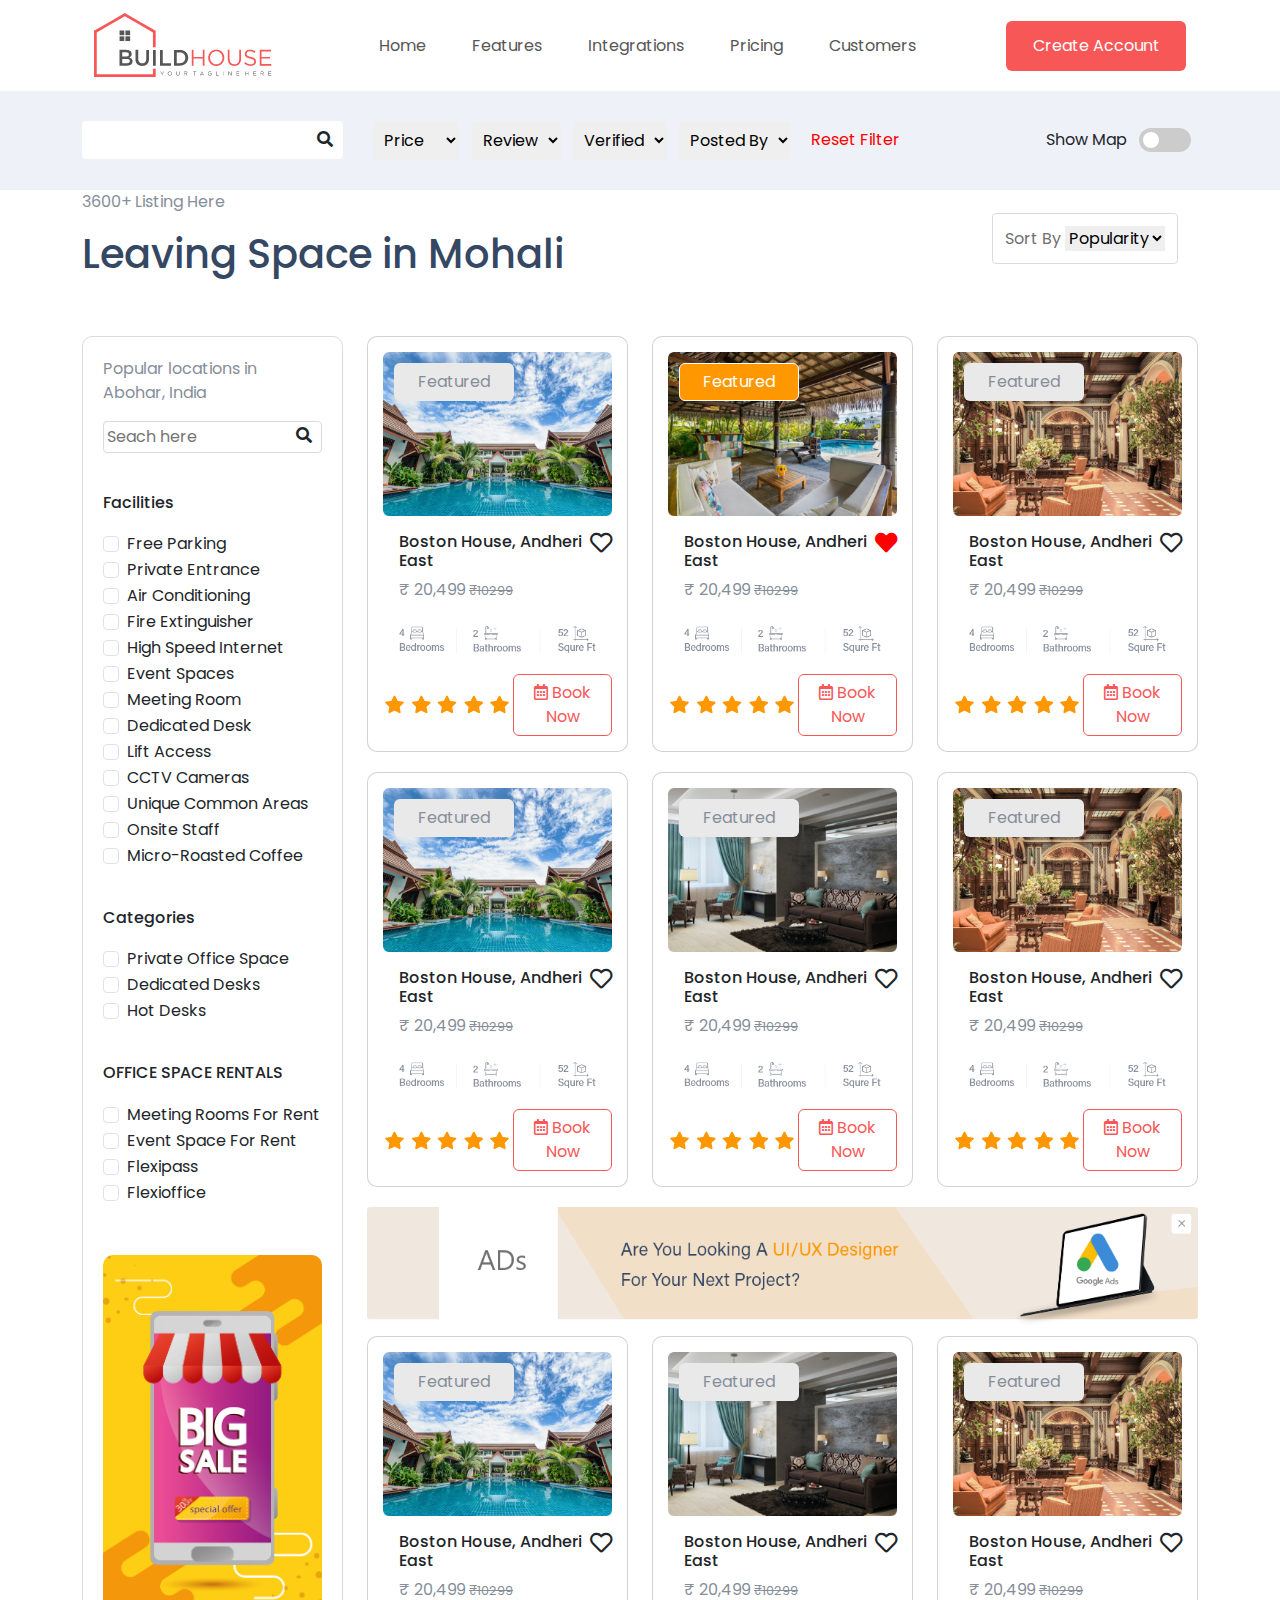
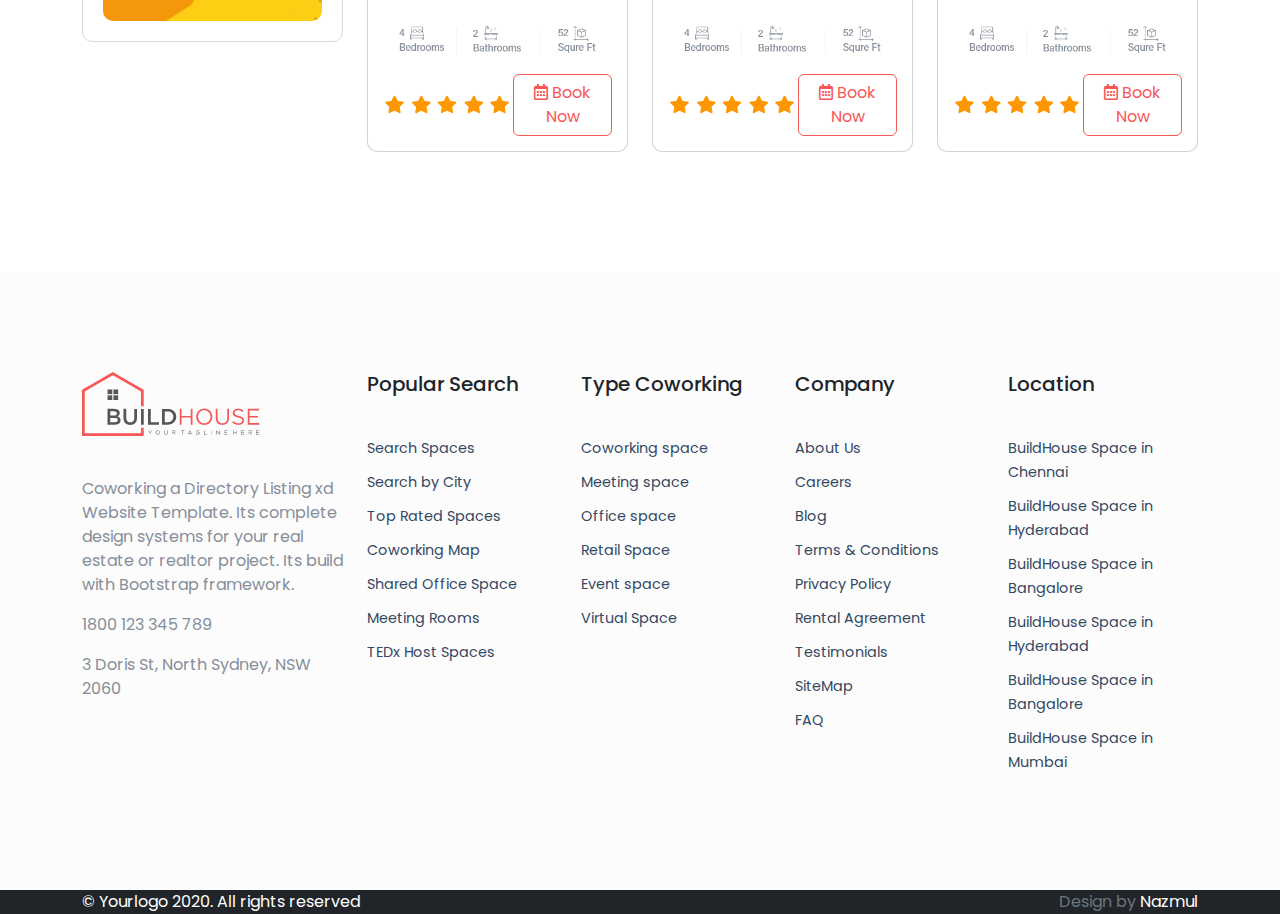
<file: list.html>
<!DOCTYPE html>
<html lang="en">

<head>
    <meta charset="UTF-8">
    <meta http-equiv="X-UA-Compatible" content="IE=edge">
    <meta name="viewport" content="width=device-width, initial-scale=1.0">
    <link href="https://cdn.jsdelivr.net/npm/bootstrap@5.0.0-beta3/dist/css/bootstrap.min.css" rel="stylesheet">
    <link rel="stylesheet" href="https://cdnjs.cloudflare.com/ajax/libs/font-awesome/5.15.3/css/all.min.css">
    <link rel="preconnect" href="https://fonts.gstatic.com">
    <link href="https://fonts.googleapis.com/css2?family=Poppins:wght@100;200;300;400;500;600;700;800;900&display=swap"
        rel="stylesheet">
    <link rel="stylesheet"
        href="https://cdnjs.cloudflare.com/ajax/libs/OwlCarousel2/2.3.4/assets/owl.carousel.min.css" />
    <link rel="stylesheet"
        href="https://cdnjs.cloudflare.com/ajax/libs/OwlCarousel2/2.3.4/assets/owl.theme.default.min.css" />
    <link rel="stylesheet" href="https://cdnjs.cloudflare.com/ajax/libs/animate.css/4.1.1/animate.min.css" />
    <link rel="stylesheet" href="css/list.css">
    <title>List</title>
</head>

<body>
    <Section class="header">
        <div class="container">
            <nav class="navbar navbar-expand-lg navbar-light">
                <div class="container-fluid">
                    <a class="navbar-brand" href="index.html">
                        <img src="img/Logo.png" alt="">
                    </a>
                    <button class="navbar-toggler" type="button" data-bs-toggle="collapse"
                        data-bs-target="#navbarSupportedContent" aria-controls="navbarSupportedContent"
                        aria-expanded="false" aria-label="Toggle navigation">
                        <span class="navbar-toggler-icon"></span>
                    </button>
                    <div class="collapse navbar-collapse" id="navbarSupportedContent">
                        <ul class="navbar-nav mx-auto">
                            <li class="nav-item">
                                <a class="nav-link" href="index.html">Home</a>
                            </li>
                            <li class="nav-item">
                                <a class="nav-link" href="list.html">Features</a>
                            </li>
                            <li class="nav-item">
                                <a class="nav-link" href="detail.html">Integrations</a>
                            </li>
                            <li class="nav-item">
                                <a class="nav-link" href="#">Pricing</a>
                            </li>
                            <li class="nav-item">
                                <a class="nav-link" href="#"> Customers</a>
                            </li>

                        </ul>
                        <div class="d-flex">
                            <a href="signup.html"> <button class="btn custom_btn_1 page_switch_btn">Create
                                    Account</button></a>
                        </div>
                    </div>
                </div>
            </nav>
        </div>
    </Section>
    <section class="filter">
        <div class="container">
            <div class="row">
                <div class="col-lg-3">
                    <div class="search_div">
                        <input type="text">
                        <i class="fas fa-search"></i>
                    </div>
                </div>
                <div class="col-lg-6">
                    <div class="filter_div">
                        <select name="" id="">
                            <option value="">Price</option>
                            <option value="">Empty</option>
                        </select>
                        <select name="" id="">
                            <option value="">Review</option>
                            <option value="">Empty</option>
                        </select>
                        <select name="" id="">
                            <option value="">Verified</option>
                            <option value="">Empty</option>

                        </select>
                        <select name="" id="">
                            <option value="">Posted By</option>
                            <option value="">Empty</option>
                        </select>
                        <a href="">Reset Filter</a>
                    </div>
                </div>
                <div class="col-lg-3">
                    <div class="tsb_div">
                        <span>Show Map &nbsp;</span>
                        <label class="switch">
                            <input type="checkbox">
                            <span class="slider round"></span>
                        </label>

                    </div>
                </div>
            </div>
        </div>
    </section>
    <section class="list_header">
        <div class="container">
            <div class="head_list">
                <div class="head1">
                    <p>3600+ Listing Here</p>
                    <h1>Leaving Space in Mohali</h1>
                </div>
                <div class="head2">
                    <div class="another_filter">
                        <label for="">Sort By</label>
                        <select name="" id="">
                            <option value="">Popularity</option>
                            <option value="">Empty</option>
                        </select>
                    </div>
                </div>

            </div>
    </section>
    <section class="all_result">
        <div class="container">
            <div class="row">
                <div class="col-md-3">
                    <div class="border_div">
                        <div class="res_sea">
                            <p>Popular locations in Abohar, India</p>
                            <input type="text" placeholder="Seach here">
                            <i class="fas fa-search"></i>
                        </div>
                        <div class="props">
                            <h6>Facilities</h6>
                            <div class="form-check">
                                <input class="form-check-input" type="checkbox" value="" id="">
                                <label class="form-check-label" for="">
                                    Free Parking
                                </label>
                            </div>
                            <div class="form-check">
                                <input class="form-check-input" type="checkbox" value="" id="">
                                <label class="form-check-label" for="">
                                    Private Entrance
                                </label>
                            </div>
                            <div class="form-check">
                                <input class="form-check-input" type="checkbox" value="" id="">
                                <label class="form-check-label" for="">
                                    Air Conditioning
                                </label>
                            </div>
                            <div class="form-check">
                                <input class="form-check-input" type="checkbox" value="" id="">
                                <label class="form-check-label" for="">
                                    Fire Extinguisher
                                </label>
                            </div>
                            <div class="form-check">
                                <input class="form-check-input" type="checkbox" value="" id="">
                                <label class="form-check-label" for="">
                                    High Speed Internet
                                </label>
                            </div>
                            <div class="form-check">
                                <input class="form-check-input" type="checkbox" value="" id="">
                                <label class="form-check-label" for="">
                                    Event Spaces
                                </label>
                            </div>
                            <div class="form-check">
                                <input class="form-check-input" type="checkbox" value="" id="">
                                <label class="form-check-label" for="">
                                    Meeting Room
                                </label>
                            </div>
                            <div class="form-check">
                                <input class="form-check-input" type="checkbox" value="" id="">
                                <label class="form-check-label" for="">
                                    Dedicated Desk
                                </label>
                            </div>
                            <div class="form-check">
                                <input class="form-check-input" type="checkbox" value="" id="">
                                <label class="form-check-label" for="">
                                    Lift Access
                                </label>
                            </div>
                            <div class="form-check">
                                <input class="form-check-input" type="checkbox" value="" id="">
                                <label class="form-check-label" for="">
                                    CCTV Cameras
                                </label>
                            </div>
                            <div class="form-check">
                                <input class="form-check-input" type="checkbox" value="" id="">
                                <label class="form-check-label" for="">
                                    Unique Common Areas
                                </label>
                            </div>
                            <div class="form-check">
                                <input class="form-check-input" type="checkbox" value="" id="">
                                <label class="form-check-label" for="">
                                    Onsite Staff
                                </label>
                            </div>
                            <div class="form-check">
                                <input class="form-check-input" type="checkbox" value="" id="">
                                <label class="form-check-label" for="">
                                    Micro-Roasted Coffee
                                </label>
                            </div>

                            <h6>Categories</h6>
                            <div class="form-check">
                                <input class="form-check-input" type="checkbox" value="" id="">
                                <label class="form-check-label" for="">
                                    Private Office Space
                                </label>
                            </div>
                            <div class="form-check">
                                <input class="form-check-input" type="checkbox" value="" id="">
                                <label class="form-check-label" for="">
                                    Dedicated Desks
                                </label>
                            </div>
                            <div class="form-check">
                                <input class="form-check-input" type="checkbox" value="" id="">
                                <label class="form-check-label" for="">
                                    Hot Desks
                                </label>
                            </div>
                            <h6>OFFICE SPACE RENTALS</h6>
                            <div class="form-check">
                                <input class="form-check-input" type="checkbox" value="" id="">
                                <label class="form-check-label" for="">
                                    Meeting Rooms For Rent
                                </label>
                            </div>
                            <div class="form-check">
                                <input class="form-check-input" type="checkbox" value="" id="">
                                <label class="form-check-label" for="">
                                    Event Space For Rent
                                </label>
                            </div>
                            <div class="form-check">
                                <input class="form-check-input" type="checkbox" value="" id="">
                                <label class="form-check-label" for="">
                                    Flexipass
                                </label>
                            </div>
                            <div class="form-check">
                                <input class="form-check-input" type="checkbox" value="" id="">
                                <label class="form-check-label" for="">
                                    Flexioffice
                                </label>
                            </div>
                        </div>
                        <div class="sale_banner">
                            <img src="img/sale_banner.jpg" alt="">
                        </div>
                    </div>
                </div>
                <div class="col-md-9">
                    <div class="row">
                        <div class="col-md-4">
                            <div class="card">
                                <img src="img/Featured.png" class="card-img-top" alt="...">
                                <button class="btn f_btn ">Featured</button>
                                <div class="card-body">
                                    <h5 class="card-title">Boston House, Andheri East</h5>
                                    <p class="card-text">₹ 20,499 <span><del>₹10299</del></span></p>

                                    <i class="far fa-heart"></i>
                                </div>
                                <ul class="list-group list-group-flush">
                                    <li class="list-group-item"> <img src="img/des.png" alt=""></li>
                                </ul>
                                <div class="card-body2">
                                    <a href="#" class="card-link"><img src="img/Feedback.png" alt=""></a>
                                    <a href="#" class="card-link">
                                        <button class="btn custom_btn_2"><i class="far fa-calendar-alt"></i> Book
                                            Now</button>
                                    </a>
                                </div>
                            </div>
                        </div>
                        <div class="col-md-4">
                            <div class="card">
                                <img src="img/Featured2.png" class="card-img-top" alt="...">
                                <button class="btn f_btn active">Featured</button>
                                <div class="card-body">
                                    <h5 class="card-title">Boston House, Andheri East</h5>
                                    <p class="card-text">₹ 20,499 <span><del>₹10299</del></span></p>
                                    <i class="fas fa-heart active-heart"></i>
                                </div>
                                <ul class="list-group list-group-flush">
                                    <li class="list-group-item"> <img src="img/des.png" alt=""></li>
                                </ul>
                                <div class="card-body2">
                                    <a href="#" class="card-link"><img src="img/Feedback.png" alt=""></a>
                                    <a href="#" class="card-link">
                                        <button class="btn custom_btn_2"><i class="far fa-calendar-alt"></i> Book
                                            Now</button>
                                    </a>
                                </div>
                            </div>
                        </div>
                        <div class="col-md-4">
                            <div class="card">
                                <img src="img/Featured3.png" class="card-img-top" alt="...">
                                <button class="btn f_btn ">Featured</button>
                                <div class="card-body">
                                    <h5 class="card-title">Boston House, Andheri East</h5>
                                    <p class="card-text">₹ 20,499 <span><del>₹10299</del></span></p>
                                    <i class="far fa-heart "></i>
                                </div>
                                <ul class="list-group list-group-flush">
                                    <li class="list-group-item"> <img src="img/des.png" alt=""></li>
                                </ul>
                                <div class="card-body2">
                                    <a href="#" class="card-link"><img src="img/Feedback.png" alt=""></a>
                                    <a href="#" class="card-link">
                                        <button class="btn custom_btn_2"><i class="far fa-calendar-alt"></i> Book
                                            Now</button>
                                    </a>
                                </div>
                            </div>
                        </div>
                    </div>
                    <div class="row">
                        <div class="col-md-4">
                            <div class="card">
                                <img src="img/Featured.png" class="card-img-top" alt="...">
                                <button class="btn f_btn ">Featured</button>
                                <div class="card-body">
                                    <h5 class="card-title">Boston House, Andheri East</h5>
                                    <p class="card-text">₹ 20,499 <span><del>₹10299</del></span></p>

                                    <i class="far fa-heart"></i>
                                </div>
                                <ul class="list-group list-group-flush">
                                    <li class="list-group-item"> <img src="img/des.png" alt=""></li>
                                </ul>
                                <div class="card-body2">
                                    <a href="#" class="card-link"><img src="img/Feedback.png" alt=""></a>
                                    <a href="#" class="card-link">
                                        <button class="btn custom_btn_2"><i class="far fa-calendar-alt"></i> Book
                                            Now</button>
                                    </a>
                                </div>
                            </div>
                        </div>
                        <div class="col-md-4">
                            <div class="card">
                                <img src="img/Featured4.png" class="card-img-top" alt="...">
                                <button class="btn f_btn ">Featured</button>
                                <div class="card-body">
                                    <h5 class="card-title">Boston House, Andheri East</h5>
                                    <p class="card-text">₹ 20,499 <span><del>₹10299</del></span></p>

                                    <i class="far fa-heart "></i>
                                </div>
                                <ul class="list-group list-group-flush">
                                    <li class="list-group-item"> <img src="img/des.png" alt=""></li>
                                </ul>
                                <div class="card-body2">
                                    <a href="#" class="card-link"><img src="img/Feedback.png" alt=""></a>
                                    <a href="#" class="card-link">
                                        <button class="btn custom_btn_2"><i class="far fa-calendar-alt"></i> Book
                                            Now</button>
                                    </a>
                                </div>
                            </div>
                        </div>
                        <div class="col-md-4">
                            <div class="card">
                                <img src="img/Featured3.png" class="card-img-top" alt="...">
                                <button class="btn f_btn ">Featured</button>
                                <div class="card-body">
                                    <h5 class="card-title">Boston House, Andheri East</h5>
                                    <p class="card-text">₹ 20,499 <span><del>₹10299</del></span></p>
                                    <i class="far fa-heart "></i>
                                </div>
                                <ul class="list-group list-group-flush">
                                    <li class="list-group-item"> <img src="img/des.png" alt=""></li>
                                </ul>
                                <div class="card-body2">
                                    <a href="#" class="card-link"><img src="img/Feedback.png" alt=""></a>
                                    <a href="#" class="card-link">
                                        <button class="btn custom_btn_2"><i class="far fa-calendar-alt"></i> Book
                                            Now</button>
                                    </a>
                                </div>
                            </div>
                        </div>
                    </div>
                    <div class="row">
                        <div class="ads_div">
                            <img src="img/ads.png" alt="">
                        </div>
                    </div>
                    <div class="row">
                        <div class="col-md-4">
                            <div class="card">
                                <img src="img/Featured.png" class="card-img-top" alt="...">
                                <button class="btn f_btn ">Featured</button>
                                <div class="card-body">
                                    <h5 class="card-title">Boston House, Andheri East</h5>
                                    <p class="card-text">₹ 20,499 <span><del>₹10299</del></span></p>

                                    <i class="far fa-heart"></i>
                                </div>
                                <ul class="list-group list-group-flush">
                                    <li class="list-group-item"> <img src="img/des.png" alt=""></li>
                                </ul>
                                <div class="card-body2">
                                    <a href="#" class="card-link"><img src="img/Feedback.png" alt=""></a>
                                    <a href="#" class="card-link">
                                        <button class="btn custom_btn_2"><i class="far fa-calendar-alt"></i> Book
                                            Now</button>
                                    </a>
                                </div>
                            </div>
                        </div>
                        <div class="col-md-4">
                            <div class="card">
                                <img src="img/Featured4.png" class="card-img-top" alt="...">
                                <button class="btn f_btn ">Featured</button>
                                <div class="card-body">
                                    <h5 class="card-title">Boston House, Andheri East</h5>
                                    <p class="card-text">₹ 20,499 <span><del>₹10299</del></span></p>

                                    <i class="far fa-heart "></i>
                                </div>
                                <ul class="list-group list-group-flush">
                                    <li class="list-group-item"> <img src="img/des.png" alt=""></li>
                                </ul>
                                <div class="card-body2">
                                    <a href="#" class="card-link"><img src="img/Feedback.png" alt=""></a>
                                    <a href="#" class="card-link">
                                        <button class="btn custom_btn_2"><i class="far fa-calendar-alt"></i> Book
                                            Now</button>
                                    </a>
                                </div>
                            </div>
                        </div>
                        <div class="col-md-4">
                            <div class="card">
                                <img src="img/Featured3.png" class="card-img-top" alt="...">
                                <button class="btn f_btn ">Featured</button>
                                <div class="card-body">
                                    <h5 class="card-title">Boston House, Andheri East</h5>
                                    <p class="card-text">₹ 20,499 <span><del>₹10299</del></span></p>
                                    <i class="far fa-heart "></i>
                                </div>
                                <ul class="list-group list-group-flush">
                                    <li class="list-group-item"> <img src="img/des.png" alt=""></li>
                                </ul>
                                <div class="card-body2">
                                    <a href="#" class="card-link"><img src="img/Feedback.png" alt=""></a>
                                    <a href="#" class="card-link">
                                        <button class="btn custom_btn_2"><i class="far fa-calendar-alt"></i> Book
                                            Now</button>
                                    </a>
                                </div>
                            </div>
                        </div>
                    </div>
                </div>
            </div>
        </div>
    </section>

    <section class="footer">
        <div class="container">
            <div class="row">
                <div class="col-md-3">
                    <img src="img/Logo.png" alt="">
                    <p>Coworking a Directory Listing xd Website Template. Its complete design systems for your real
                        estate or realtor project. Its build with Bootstrap framework.</p>
                    <p>1800 123 345 789 </p>
                    <p>3 Doris St, North Sydney, NSW 2060</p>
                </div>
                <div class="col-md-9">
                    <div class="row">
                        <div class="col-md-3">
                            <h5>Popular Search</h5>
                            <ul>
                                <li><a href="#">Search Spaces</a></li>
                                <li><a href="#">Search by City</a></li>
                                <li><a href="#">Top Rated Spaces</a></li>
                                <li><a href="#">Coworking Map</a></li>
                                <li><a href="#">Shared Office Space</a></li>
                                <li><a href="#">Meeting Rooms</a></li>
                                <li><a href="#">TEDx Host Spaces</a></li>
                            </ul>
                        </div>
                        <div class="col-md-3">
                            <h5>Type Coworking</h5>
                            <ul>
                                <li><a href="#">Coworking space</a></li>
                                <li><a href="#">Meeting space</a></li>
                                <li><a href="#">Office space</a></li>
                                <li><a href="#">Retail Space</a></li>
                                <li><a href="#">Event space</a></li>
                                <li><a href="#">Virtual Space</a></li>
                            </ul>
                        </div>
                        <div class="col-md-3">
                            <h5>Company</h5>
                            <ul>
                                <li><a href="#">About Us</a></li>
                                <li><a href="#">Careers</a></li>
                                <li><a href="#">Blog</a></li>
                                <li><a href="#">Terms & Conditions</a></li>
                                <li><a href="#">Privacy Policy</a></li>
                                <li><a href="#">Rental Agreement</a></li>
                                <li><a href="#">Testimonials</a></li>
                                <li><a href="#">SiteMap</a></li>
                                <li><a href="#">FAQ</a></li>
                            </ul>
                        </div>
                        <div class="col-md-3">
                            <h5>Location</h5>
                            <ul>
                                <li><a href="#">BuildHouse Space in Chennai</a></li>
                                <li><a href="#">BuildHouse Space in Hyderabad</a></li>
                                <li><a href="#">BuildHouse Space in Bangalore</a></li>
                                <li><a href="#">BuildHouse Space in Hyderabad
                                    </a></li>
                                <li><a href="#">BuildHouse Space in Bangalore</a></li>
                                <li><a href="#">BuildHouse Space in Mumbai</a></li>

                            </ul>
                        </div>




                    </div>
                </div>
            </div>

        </div>

    </section>
    <section class="bg-dark">
        <div class="container">
            <div class="last_div">
                <div> © Yourlogo 2020. All rights reserved</div>
                <div><span class="text-secondary">Design by</span> <a
                        href="https://www.fiverr.com/nazmul_8039">Nazmul</a></div>
            </div>
        </div>
    </section>


    <script src="https://code.jquery.com/jquery-3.6.0.js"></script>
    <script src="https://cdn.jsdelivr.net/npm/bootstrap@5.0.0/dist/js/bootstrap.bundle.min.js"></script>
    <script src="https://cdnjs.cloudflare.com/ajax/libs/OwlCarousel2/2.3.4/owl.carousel.min.js"></script>
</body>

</html>
</file>
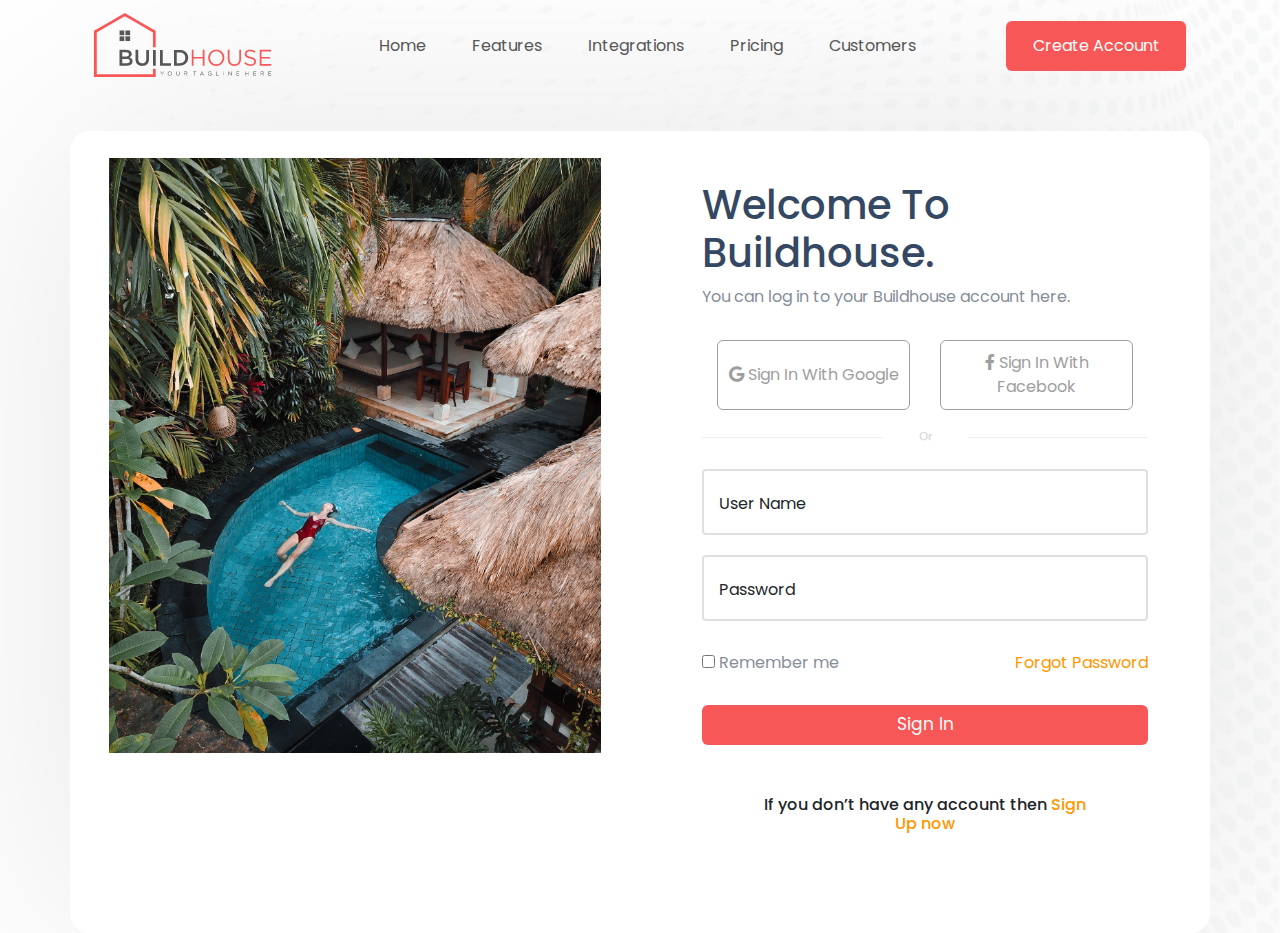
<file: login.html>
<!DOCTYPE html>
<html lang="en">

<head>
    <meta charset="UTF-8">
    <meta http-equiv="X-UA-Compatible" content="IE=edge">
    <meta name="viewport" content="width=device-width, initial-scale=1.0">
    <link href="https://cdn.jsdelivr.net/npm/bootstrap@5.0.0-beta3/dist/css/bootstrap.min.css" rel="stylesheet">
    <link rel="stylesheet" href="https://cdnjs.cloudflare.com/ajax/libs/font-awesome/5.15.3/css/all.min.css">
    <link rel="preconnect" href="https://fonts.gstatic.com">
    <link href="https://fonts.googleapis.com/css2?family=Poppins:wght@100;200;300;400;500;600;700;800;900&display=swap"
        rel="stylesheet">
    <link rel="stylesheet"
        href="https://cdnjs.cloudflare.com/ajax/libs/OwlCarousel2/2.3.4/assets/owl.carousel.min.css" />
    <link rel="stylesheet"
        href="https://cdnjs.cloudflare.com/ajax/libs/OwlCarousel2/2.3.4/assets/owl.theme.default.min.css" />
    <link rel="stylesheet" href="https://cdnjs.cloudflare.com/ajax/libs/animate.css/4.1.1/animate.min.css" />
    <link rel="stylesheet" href="css/login.css">
    <title>Log in</title>
</head>

<body>
    <Section class="header">
        <div class="container">
            <nav class="navbar navbar-expand-lg navbar-light">
                <div class="container-fluid">
                    <a class="navbar-brand" href="index.html">
                        <img src="img/Logo.png" alt="">
                    </a>
                    <button class="navbar-toggler" type="button" data-bs-toggle="collapse"
                        data-bs-target="#navbarSupportedContent" aria-controls="navbarSupportedContent"
                        aria-expanded="false" aria-label="Toggle navigation">
                        <span class="navbar-toggler-icon"></span>
                    </button>
                    <div class="collapse navbar-collapse" id="navbarSupportedContent">
                        <ul class="navbar-nav mx-auto">
                            <li class="nav-item">
                                <a class="nav-link" href="index.html">Home</a>
                            </li>
                            <li class="nav-item">
                                <a class="nav-link" href="list.html">Features</a>
                            </li>
                            <li class="nav-item">
                                <a class="nav-link" href="detail.html">Integrations</a>
                            </li>
                            <li class="nav-item">
                                <a class="nav-link" href="#">Pricing</a>
                            </li>
                            <li class="nav-item">
                                <a class="nav-link" href="#"> Customers</a>
                            </li>

                        </ul>
                        <div class="d-flex">

                            <a href="signup.html"> <button class="btn custom_btn_1 page_switch_btn">Create
                                    Account</button></a>
                        </div>
                    </div>
                </div>
            </nav>
        </div>
    </Section>
    <section class="login">
        <div class="container">
            <div class="row">
                <div class="col-md-6">
                    <div class="login_img">
                        <img src="img/login.png" alt="">
                    </div>
                </div>
                <div class="col-md-6 align-self-center">
                    <div class="total_holding">
                        <h1>Welcome To Buildhouse.</h1>
                        <p>You can log in to your Buildhouse account here.</p>

                        <div class="social_div">
                            <button class="btn custom_btn_3 "><i class="fab fa-google"></i> Sign In With Google</button>
                            <button class="btn custom_btn_3 "><i class="fab fa-facebook-f"></i> Sign In With
                                Facebook</button>
                        </div>
                        <div class="or_div">
                            <img src="img/Or.png" alt="">
                        </div>

                        <form action="#">

                            <div class="form_holder">

                                <div class="sama_div">
                                    <div class="input-data">
                                        <input type="text" required>
                                        <!-- <div class="underline"></div> -->
                                        <label for="">User Name</label>
                                    </div>
                                </div>

                                <div class="sama_div">
                                    <div class="input-data">
                                        <input type="password" required>
                                        <!-- <div class="underline"></div> -->
                                        <label for="">Password</label>
                                    </div>
                                </div>
                                <div class="extra_div">
                                    <div class="rem">
                                        <input type="checkbox" id="Remember">
                                        <label for="Remember">Remember me</label>
                                    </div>
                                    <div class="forgot"><a href="">Forgot Password</a></div>
                                </div>


                                <div class=" submit-btn">
                                    <div class="input-data">
                                        <input type="submit" class="btn custom_btn_1" value="Sign In">
                                    </div>
                                </div>

                            </div>

                        </form>
                        <h6 class="no_id">If you don’t have any account then <a href="signup.html">Sign Up now</a></h6>
                    </div>
                </div>
            </div>
        </div>
    </section>

    <script src="https://cdn.jsdelivr.net/npm/bootstrap@5.0.0/dist/js/bootstrap.bundle.min.js"></script>
</body>

</html>
</file>
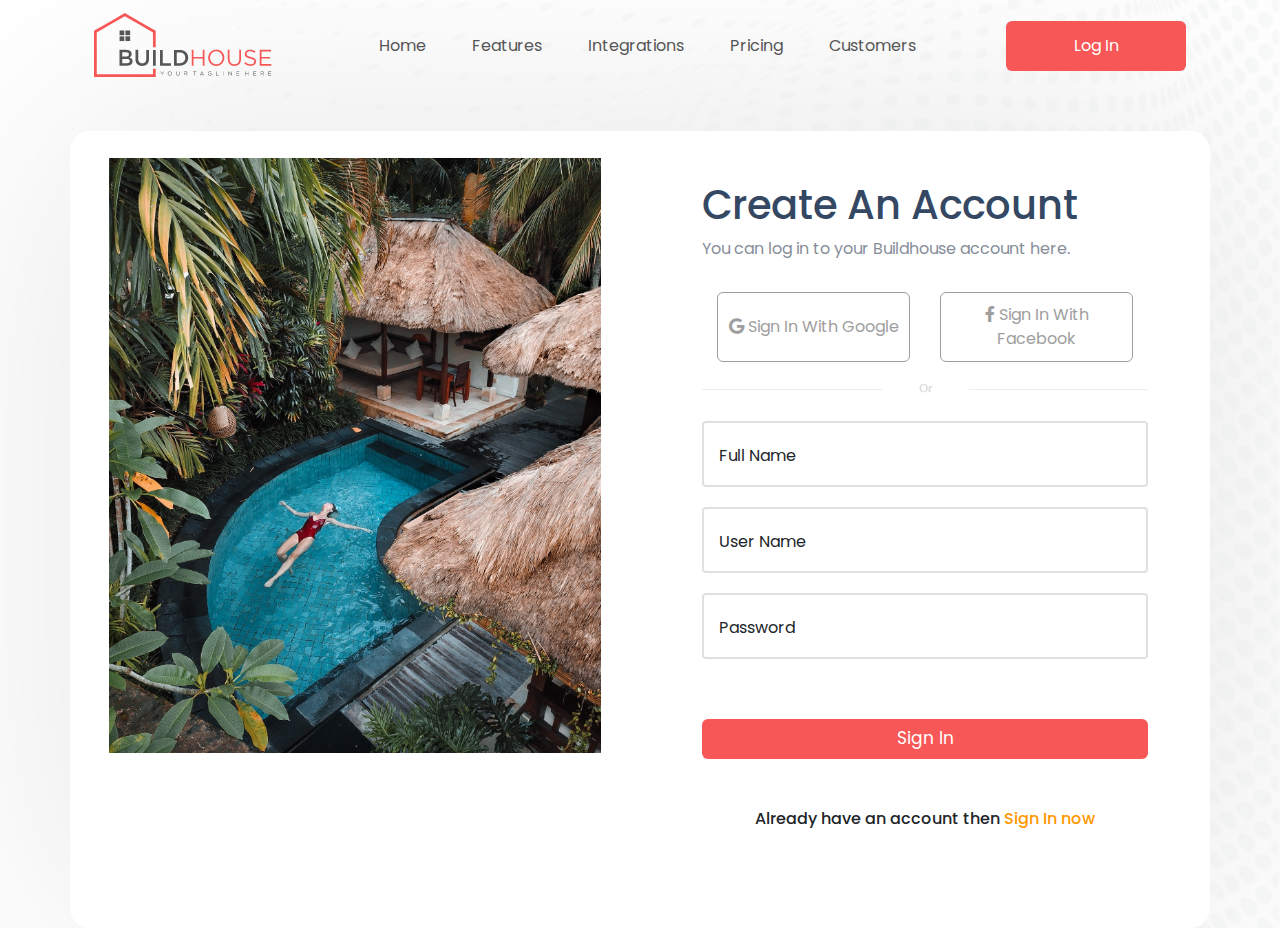
<file: signup.html>
<!DOCTYPE html>
<html lang="en">

<head>
    <meta charset="UTF-8">
    <meta http-equiv="X-UA-Compatible" content="IE=edge">
    <meta name="viewport" content="width=device-width, initial-scale=1.0">
    <link href="https://cdn.jsdelivr.net/npm/bootstrap@5.0.0-beta3/dist/css/bootstrap.min.css" rel="stylesheet">
    <link rel="stylesheet" href="https://cdnjs.cloudflare.com/ajax/libs/font-awesome/5.15.3/css/all.min.css">
    <link rel="preconnect" href="https://fonts.gstatic.com">
    <link href="https://fonts.googleapis.com/css2?family=Poppins:wght@100;200;300;400;500;600;700;800;900&display=swap"
        rel="stylesheet">
    <link rel="stylesheet"
        href="https://cdnjs.cloudflare.com/ajax/libs/OwlCarousel2/2.3.4/assets/owl.carousel.min.css" />
    <link rel="stylesheet"
        href="https://cdnjs.cloudflare.com/ajax/libs/OwlCarousel2/2.3.4/assets/owl.theme.default.min.css" />
    <link rel="stylesheet" href="https://cdnjs.cloudflare.com/ajax/libs/animate.css/4.1.1/animate.min.css" />
    <link rel="stylesheet" href="css/signup.css">
    <title>Sign Up</title>
</head>

<body>
    <Section class="header">
        <div class="container">
            <nav class="navbar navbar-expand-lg navbar-light">
                <div class="container-fluid">
                    <a class="navbar-brand" href="index.html">
                        <img src="img/Logo.png" alt="">
                    </a>
                    <button class="navbar-toggler" type="button" data-bs-toggle="collapse"
                        data-bs-target="#navbarSupportedContent" aria-controls="navbarSupportedContent"
                        aria-expanded="false" aria-label="Toggle navigation">
                        <span class="navbar-toggler-icon"></span>
                    </button>
                    <div class="collapse navbar-collapse" id="navbarSupportedContent">
                        <ul class="navbar-nav mx-auto text-end">
                            <li class="nav-item">
                                <a class="nav-link" href="index.html">Home</a>
                            </li>
                            <li class="nav-item">
                                <a class="nav-link" href="list.html">Features</a>
                            </li>
                            <li class="nav-item">
                                <a class="nav-link" href="detail.html">Integrations</a>
                            </li>
                            <li class="nav-item">
                                <a class="nav-link" href="#">Pricing</a>
                            </li>
                            <li class="nav-item">
                                <a class="nav-link" href="#"> Customers</a>
                            </li>

                        </ul>
                        <div class="d-flex">
                            <a href="login.html"> <button class="btn custom_btn_1 page_switch_btn">Log In</button></a>
                        </div>
                    </div>
                </div>
            </nav>
        </div>
    </Section>
    <section class="login">
        <div class="container">
            <div class="row">
                <div class="col-md-6">
                    <div class="login_img">
                        <img src="img/login.png" alt="">
                    </div>
                </div>
                <div class="col-md-6 align-self-center">
                    <div class="total_holding">
                        <h1>Create An Account</h1>
                        <p>You can log in to your Buildhouse account here.</p>

                        <div class="social_div">
                            <button class="btn custom_btn_3 "><i class="fab fa-google"></i> Sign In With Google</button>
                            <button class="btn custom_btn_3 "><i class="fab fa-facebook-f"></i> Sign In With
                                Facebook</button>
                        </div>
                        <div class="or_div">
                            <img src="img/Or.png" alt="">
                        </div>

                        <form action="#">

                            <div class="form_holder">

                                <div class="sama_div">
                                    <div class="input-data">
                                        <input type="text" required>
                                        <!-- <div class="underline"></div> -->
                                        <label for="">Full Name</label>
                                    </div>
                                </div>
                                <div class="sama_div">
                                    <div class="input-data">
                                        <input type="text" required>
                                        <!-- <div class="underline"></div> -->
                                        <label for="">User Name</label>
                                    </div>
                                </div>

                                <div class="sama_div">
                                    <div class="input-data">
                                        <input type="password" required>
                                        <!-- <div class="underline"></div> -->
                                        <label for="">Password</label>
                                    </div>
                                </div>
                                <div class="extra_div">
                                    <!-- <div class="rem">
                                        <input type="checkbox" id="Remember">
                                        <label for="Remember">Remember me</label>
                                    </div>
                                    <div class="forgot"><a href="">Forgot Password</a></div> -->
                                </div>


                                <div class=" submit-btn">
                                    <div class="input-data">
                                        <input type="submit" class="btn custom_btn_1" value="Sign In">
                                    </div>
                                </div>

                            </div>

                        </form>
                        <h6 class="no_id">Already have an account then <a href="login.html">Sign In now </a></h6>
                    </div>
                </div>
            </div>
        </div>
    </section>

    <script src="https://cdn.jsdelivr.net/npm/bootstrap@5.0.0/dist/js/bootstrap.bundle.min.js"></script>
</body>

</html>
</file>
<file: css/style.css>
*{
    padding: 0;
    margin: 0;
    box-sizing: border-box;
    font-family: 'Poppins', sans-serif;
}
:root{
    --main-color: #f85757;
    --txt-color:#344863;
}
body{
    background-image: url(../img/main_bg.png);
    background-repeat: no-repeat;
    background-size: 100%;
    background-position: top center;
}
p{
    color: #868E9A;
}
h1{
    color: var(--txt-color);
}
/* header */
.navbar-brand img{
    width: 100%;
}
.nav-item{
    margin: 0 15px;
}
.nav-link{
    color: #565656 !important;
}

.custom_btn_1{
    background-color: var(--main-color);
    color: #fff;
}
.custom_btn_1:hover{
    background-color: #fff;
    color: var(--main-color);
    border: 1px solid var(--main-color);
}
.custom_btn_2{
    background-color: #fff;
    color: var(--main-color);
    border: 1px solid var(--main-color);
}
.custom_btn_2:hover{
    background-color: var(--main-color);
    color: #fff;
}
.page_switch_btn{
    width: 180px;
    height: 50px;
  }


/* hero */
.hero {
    margin-top: 100px;
    color: var(--txt-color);
}
.hero h1{
    font-size: 3rem;
    font-weight: 700;
    margin-bottom: 20px;
}

.hero p{
    margin-bottom: 20px;
}
.hero_right{
    float: right;
    width: 95%;
}
.hero_right img{
    padding: 12px;
    width: 100%;
    border-radius: 20px;
}
.hero .owl-nav{
    top: unset;
    right: 0;
}
/* search */
.search_div{
    position: relative;
    width: 800px;
    -webkit-width :700px;
    background-color: #fff;
    border-radius: 10px;
    -webkit-box-shadow: 0 0 1px 1px #B5B5B5;
    box-shadow: 0 0 1px 1px #B5B5B5;
    z-index: 9999;
}
.search_div ul{
    list-style: none;
}
.search_div select{
    border: none;
    margin-right: 20px;
    padding: 10px 15px;
}
.search_div .search_left{
    border-right: 1px solid #707070;
}
.search_div label{
    padding-left: 19px;
    color: #707070;
}
.search_div input{
    border: none;
    margin-left: 20px;
    padding: 15px;
}
.search_div input:focus-visible{
    border: none ;
    box-shadow: none !important;
}
.fa-search{
    color: #707070;
}
.search_fly ul{
    display: flex;
    align-items: center;
    justify-content: space-around;
}
.search_right{
    margin : 20px;
}
.btn_div {
	margin: 0 auto;
}
.play_btn{
    display: flex;
    align-items: center;
}
.play_btn img{
    padding: 20px;
}
.play_btn a{
    color: var(--txt-color);
}
/* book 1 */

.book1{
    margin-top:150px ;
    
}
.book1_img{
    float: right;
}
.book1 h1{
    margin-bottom: 25px;
}
.book1 p{
    margin-bottom: 25px;
}
/* ----------------Featured---------------------- */
.Featured{
    background: #F9F9F9;
    padding: 100px 0;
    position: relative;
}
.card_holder_div .card{
    margin: 10px;
    border: none;
    border-radius: 20px;
}

.card-body2{
    display: flex;
    align-items: center;
}

.card-link {
    width: 50%;
}
.card-text del{
    font-size: .8rem;
}
.card-title{
    font-size: 1rem;
}
.active-heart{
    color: red;
}
.card-body{
    position: relative;
    padding-bottom: 0;
}
.fa-heart {
	position: absolute;
	top: 16px;
	right: 0;
	font-size: 1.4rem;
}
.card{
    position: relative;
    padding: 15px;
}
.card-body2 {
	margin-top: 12px;
}
.f_btn {
	position: absolute;
	background-color: #E9E9E9;
	color: #868E9A;
	width: 120px;
	top: 26px;
	left: 26px;
}
.f_btn:hover {
    background-color:#FF9700;
    color: #fff;
}
.f_btn.active{
    background-color:#FF9700;
    color: #fff;
}
.owl-nav {
	position: absolute;
	top: -130px;
	right: 20px;
}
.owl-next, .owl-prev:hover{
    background: none !important;
}
.f_text {
	margin-bottom: 50px;
}
/* buysell */
.buysell{
    background: url(../img/left_bg.png);
    background-position: left;
    background-repeat: no-repeat;
    padding: 100px 0;
}
.buysell h1{
    margin-bottom: 20px;
}
.buysell p{
    margin-bottom: 20px;
}
.buysell_img{
    width: 100%;
}
.buysell_img img{
    width: 100%;
}
.card-body3{
    display: flex;
    justify-content: space-between;
    margin-bottom: 10px;
}
.card-title2{
    color: var(--txt-color);
    font-weight: 700;
}

.mg_bg{
    background: url(../img/find_bg.png);
    background-repeat: no-repeat;
    background-position: bottom;
}

/* =-------- fullfill--------------- */
.fullfill{
    padding: 100px 0;
    background: url(../img/right_bg.png);
    background-repeat: no-repeat;
    background-position: right;
}
.full_img{
    width: 100%;
}
.full_img img{
    width: 100%;
}
.fullfill h1{
    margin-bottom: 30px;
}
.fullfill p{
    margin-bottom: 40px;

}

.fullfill ul{
    padding: 0;
    margin-bottom: 10px;
    list-style: none;
    display: flex;
}
.fullfill li{
    margin-right: 25px;
}
/* ------- Recommended--------- */
.Recommended{
    background: url(../img/rec_bg.png);
    background-repeat: no-repeat;
    background-position: top;
    
}
/* review */
.review{
    padding: 100px 0;
    background: #FFF6F6;
    position: relative;
}
.rev_heading{
    display: flex;
    justify-content: space-between;
}
.rev_img{
    width: 100%;
}
.rev_img img{
    width: 100%;
}
.profile{
    display: flex;
}
.pro_txt {
    margin: 0 20px;
}
.pro_txt h5{
    color: var(--txt-color);
}
.pro_txt span{
    color: #707070;
}
blockquote{
    color: var(--txt-color);
    margin: 40px 0;
    line-height: 2;
}
.profile{
    margin: 60px 0;
}
.review .owl-nav {
	position: absolute;
	top: unset;
    bottom: 0;   
}
.blog{
    padding: 100px 0;
}
.blog_img{
    width: 100%;
}
.blog_img img{
    width: 100%;
}
.blog_text{
    display: flex;
    margin: 30px 0 30px 30px;
}
.blog a{
    text-decoration: none;
    color: var(--txt-color);
}
/*footer  */
.footer{
    padding: 100px 0;
    background-color: #FCFCFC;
}
.footer img{
    margin-bottom: 40px;
}
.footer h5{
    margin-bottom: 40px;
}
.footer ul{
    padding: 0;
    list-style-type: none ;
}
.footer ul li a{
    color: var(--txt-color);
    text-decoration: none ;
    font-weight: 400;
    font-size: .9rem;
}
.footer ul li{
    margin-bottom: 10px;
}
.last_div{
    display: flex; 
    justify-content: space-between;
    color: #fff;
}
a{
    text-decoration: none;
    color: unset;
}
</file>
<file: css/detail.css>
* {
    padding: 0;
    margin: 0;
    box-sizing: border-box;
    font-family: 'Poppins', sans-serif;
}

body{
    background-color: #F8F8F8;
}
/* nav */
:root{
    --main-color: #f85757;
    --txt-color:#344863;
}

p{
    color: #868E9A;
}
h1{
    color: var(--txt-color);
}
/* header */
.navbar-brand img{
    width: 100%;
}
.nav-item{
    margin: 0 15px;
}
.nav-link{
    color: #565656 !important;
}

.custom_btn_1{
    background-color: var(--main-color);
    color: #fff;
}
.custom_btn_1:hover{
    background-color: #fff;
    color: var(--main-color);
    border: 1px solid var(--main-color);
}
.custom_btn_2{
    background-color: #fff;
    color: var(--main-color);
    border: 1px solid var(--main-color);
}
.custom_btn_2:hover{
    background-color: var(--main-color);
    color: #fff;
}
.page_switch_btn{
    width: 180px;
    height: 50px;
}

/* Hero Area */
.herohead{
    margin-top: 40px;
    display: flex;
    justify-content: space-between;
    align-items: center;
}
.herohead h5 {
    font-size: 36px;

}

.herohead nav ol li a {
    text-decoration: none;
    font-size: 18px;
    color: #868E9A;
}


/* .ico {
    font-size: 25px;
    padding: 5px;
} */

.ico1 {
    color: #565656;
}

.ico2 {
	color: #FF9700;
	position: static !important;
}
.fav_btn{
    background-color: #FFF1DE ;
}
.sharing button{
    margin: 10px;
    padding: 10px;
}
.heromain {
	margin-top: 26px;
	position: relative;
	padding-bottom: 150px;
	width: 100%;
}

.heropic {
	width: 100%;
	position: relative;
	padding: 10px;
}
.ico3 {
    padding: 10px;
    font-size: 25px;
    background-color: #707070;
    color: #FF9700;
    position: absolute;
    right: 88px;
    top: 20px;
    z-index: 2;
}

.ico4 {
    padding: 10px 12px;
    font-size: 25px;
    background-color: #707070;
    color: #FF9700;
    position: absolute;
    right: 30px;
    top: 20px;
    z-index: 2;
}

.heroimg {
	padding: 7px;
	position: absolute;
	bottom: 85px;
	border-radius: 16px;
	right: 76px;
	background-color: #EFE8E8;
    z-index: 2;
}


.heroimg img {
    width: 159px;
    padding: 5px;
}

/* Details Area */

.my_div_1{
    background-color: #fff;
    padding: 50px  25px;
    border-radius: 10px;
    margin-bottom: 20px;
}

/* Form Area */

.formarea {
	padding: 20px;
	background-color: #fff;
	border-radius: 20px;
	margin-right: -10px;
}

.formarea h3 {
    padding-bottom: 10px;
    font-size: 25px;
    padding-top: 5px;
}

.formarea p {
    margin-top: 0;
    padding: 5px;
    font-size: 16px;
    margin-bottom: 1rem;
}

.formarea label {
    font-size: 16px;
    padding: 5px;
    color: #9E9E9E;
}

.formarea input {
    padding: 5px;
    width: 100%;
    margin: 0px;
    outline: 0;
    border-width: 0 0 2px;
    border-color: #D6DBDD;
}

.formarea select {
    word-wrap: normal;
    width: 100%;
    padding: 5px;
    margin-bottom: 10px;
}

.formarea button {
    width: 100%;
    border-radius: 10px;
    height: 50px;
}

.formarea button a {
    color: unset ;
    text-decoration: none;
    /* padding: 10px; */
}

.formarea h5 {
    font-size: 16px;
    padding: 20px 5px 10px 5px;
}

.formarea h5 span {
    color: #FF7811;
}

.phnarea {
    display: flex;
    margin-right: -10px;
    margin-top: 25px;
    justify-content: space-between;
    background-color: #FFF0E5;
}

.phnarea img {
    width: 82px;
    height: 82px;
    margin: 18px;
}

.numbers {
    /* padding-left: 10px; */
    padding-top: 10px;
    margin: 10px;
}

.numbers h4 {
    font-size: 18px;
}

.numbers p {
    font-size: 16px;
}

/* Details Area Main */

.head1 {
    display: flex;
    justify-content: space-between;
    align-items: center;
}
.head_1_child{
    display: flex;
}
.head1 p {
    padding: 9px 18px;
    margin-top: 0;
    margin-right: 20px;
    margin-bottom: 1rem;
    font-size: 16px;
    background-color: #FFF0E5;
    color: #FF9700;
}

.head1 span {
    padding: 9px 18px;
    color: #868E9A;
    font-size: 16px;
}

.ratings {
    display: flex;
    padding-top: 9px;
}

.ratings h6 {
    color: #FF9700;
    font-size: 17px;
}

.ratingico {
    font-size: 17px;
    color: #FF9700;
}


.head2 {
    margin-top: 20px;
}

.head2 h2 {
    font-size: 28px;
    color: #344863;
}

.head2 p {
    font-size: 18px;
    color: #868E9A;
}

.hotelmoney {
    float: right;
}

.hotelmoney span {
    font-size: 28px;
    color: #F85757;
    padding-right: 10px;
}

.hotelmoney del {
    font-size: 18px;
    color: #868E9A;
}


.hoteldescribe h2 {
    font-size: 28px;
    color: #344863;
}

.hoteldescribe p {
    font-size: 18px;
    color: #868E9A;
    padding-top: 10px;
}


.hoteloverview h2 {
    font-size: 28px;
    color: #344863;
}

.hoteloverview p {
    font-size: 18px;
    color: #868E9A;
    padding-top: 10px;
}

.features {
    display: flex;
    padding-top: 20px;
    flex-direction: row;
    align-content: stretch;
    justify-content: space-between;
    flex-wrap: wrap;
}

.feature_img{
    margin-bottom: 20px;
}

.calanderdiv {
    display: flex;
}

.interfacediv {
    display: flex;
}

.usersdiv {
    display: flex;
}

.officediv {
    display: flex;
}

.calenderdtls {
    padding: 12px 10px;
}

.interfacedtls {
    padding: 12px 10px;
}

.userdtls {
    padding: 12px 10px;
}

.oficedts {
    padding: 12px 10px;
}



.offers {
	padding-top: 50px;
}
.offers h2 {
    font-size: 28px;
    color: #344863;
    padding-bottom: 25px;
}






.offer1 {
    display: flex;
}


.offer1img {
    position: relative;
}

.offer1img p {
    position: absolute;
    top: 0;
    border-radius: 8px;
    padding: 6px;
    margin: 10px;
    background-color: #FF9700;
    font-size: 14px;
    color: white;
}

.offer1img i {
    background-color: #868e9a;
    padding: 10px;
    position: absolute;
    top: 158px;
    left: 130px;
    border-radius: 9px;
    font-size: 20px;
}

.offer1dtls {
    padding: 12px;
}

.saleinfo1 {
    display: flex;
    margin-top: -10px;
    justify-content: space-between;
}

.saleinfo1 p {
    padding: 5px 15px;
    border-radius: 5px;
    background-color: #FFF0E5;
}

.offerrating1 {
    padding: 5px;
    color: #FF9700;
}

.offer1dtls h4 {
    color: #344863;
}

.offer1dtls p {
    color: #868E9A;
}

.offerfooter1 {
    display: flex;
    padding-top: 10px;
    justify-content: space-between;
    align-items: baseline;
}
.offerfooter1 span {
    color: #344863;
}
.offerfooter1 del{
    font-size: .8rem;
}




.offer2 {
    display: flex;
}


.offer2img {
    position: relative;
}

.offer2img p {
    position: absolute;
    top: 0;
    border-radius: 8px;
    padding: 6px;
    margin: 10px;
    background-color: #FF9700;
    font-size: 14px;
    color: white;
}

.offer2img i {
    background-color: #868e9a;
    padding: 10px;
    position: absolute;
    top: 158px;
    left: 120px;
    border-radius: 9px;
    font-size: 20px;
}

.offer2dtls {
    padding: 12px;
}

.saleinfo2 {
    display: flex;
    margin-top: -10px;
    justify-content: space-between;
}

.saleinfo2 p {
    padding: 5px 15px;
    border-radius: 5px;
    background-color: #FFF0E5;
}

.offerrating2 {
    padding: 5px;
    color: #FF9700;
}

.offer2dtls h4 {
    color: #344863;
    font-size: 22px;
}

.offer2dtls p {
    font-size: 16px;
    color: #868E9A;
}

.offerfooter2 {
    display: flex;
    padding-top: 10px;
    justify-content: space-between;
}

.offerprice2 {
    margin-top: -6px;
}

.offerfooter2 span {
    font-size: 22px;
    color: #344863;
}





.offer3 {
    display: flex;
}


.offer3img {
    position: relative;
}

.offer3img p {
    position: absolute;
    top: 0;
    border-radius: 8px;
    padding: 6px;
    margin: 10px;
    background-color: #FF9700;
    font-size: 14px;
    color: white;
}

.offer3img i {
    background-color: #868e9a;
    padding: 10px;
    position: absolute;
    top: 158px;
    left: 120px;
    border-radius: 9px;
    font-size: 20px;
}

.offer3dtls {
    padding: 12px;
}

.saleinfo3 {
    display: flex;
    margin-top: -10px;
    justify-content: space-between;
}

.saleinfo3 p {
    padding: 5px 15px;
    border-radius: 5px;
    background-color: #FFF0E5;
}

.offerrating3 {
    padding: 5px;
    color: #FF9700;
}

.offer3dtls h4 {
    color: #344863;
    font-size: 22px;
}

.offer3dtls p {
    font-size: 16px;
    color: #868E9A;
}

.offerfooter3 {
    display: flex;
    padding-top: 10px;
    justify-content: space-between;
}

.offerprice3 {
    margin-top: -6px;
}

.offerfooter3 span {
    font-size: 22px;
    color: #344863;
}







.offer4 {
    display: flex;
}


.offer4img {
    position: relative;
}

.offer4img p {
    position: absolute;
    top: 0;
    border-radius: 8px;
    padding: 6px;
    margin: 10px;
    background-color: #FF9700;
    font-size: 14px;
    color: white;
}

.offer4img i {
    background-color: #868e9a;
    padding: 10px;
    position: absolute;
    top: 158px;
    left: 120px;
    border-radius: 9px;
    font-size: 20px;
}

.offer4dtls {
    padding: 12px;
}

.saleinfo4 {
    display: flex;
    margin-top: -10px;
    justify-content: space-between;
}

.saleinfo4 p {
    padding: 5px 15px;
    border-radius: 5px;
    background-color: #FFF0E5;
}

.offerrating4 {
    padding: 5px;
    color: #FF9700;
}

.offer4dtls h4 {
    color: #344863;
    font-size: 22px;
}

.offer4dtls p {
    font-size: 16px;
    color: #868E9A;
}

.offerfooter4 {
    display: flex;
    padding-top: 10px;
    justify-content: space-between;
}

.offerprice4 {
    margin-top: -6px;
}

.offerfooter4 span {
    font-size: 22px;
    color: #344863;
}



.amenities {
    padding-top: 50px;
}

.amenities h2 {
    font-size: 28px;
    color: #344863;
    padding-bottom: 25px;
}



.amenities1row {
    display: flex;
    justify-content: space-between;
    padding-bottom: 10px;
    padding-top: 10px;
}

.highspeed {
    display: flex;
}

.highspeed img {
    width: 48px;
    height: 48px;
    margin: 5px;
}

.highspeed p {
    padding: 7px;
}


.microrosted {
    display: flex;
}

.microrosted img {
    width: 48px;
    height: 48px;
    margin: 5px;
}

.microrosted p {
    padding: 7px;
}


.lift {
    display: flex;
}

.lift img {
    width: 48px;
    height: 48px;
    margin: 5px;
}

.lift p {
    padding: 7px;
}


.unique {
    display: flex;
}

.unique img {
    width: 48px;
    height: 48px;
    margin: 5px;
}

.unique p {
    padding: 7px;
}

.aircondition {
    display: flex;
}

.aircondition img {
    width: 48px;
    height: 48px;
    margin: 5px;
}

.aircondition p {
    padding: 7px;
}









.amenities2row {
    display: flex;
    justify-content: space-between;
    padding-bottom: 10px;
}

.cctv {
    display: flex;
}

.cctv img {
    width: 48px;
    height: 48px;
    margin: 5px;
}

.cctv p {
    padding: 7px;
}


.carparking {
    display: flex;
}

.carparking img {
    width: 48px;
    height: 48px;
    margin: 5px;
}

.carparking p {
    padding: 7px;
}


.by24to7 {
    display: flex;
}

.by24to7 img {
    width: 48px;
    height: 48px;
    margin: 5px;
}

.by24to7 p {
    padding: 7px;
}


.kitchen {
    display: flex;
}

.kitchen img {
    width: 48px;
    height: 48px;
    margin: 5px;
}

.kitchen p {
    padding: 7px;
}

.freedrinking {
    display: flex;
}

.freedrinking img {
    width: 48px;
    height: 48px;
    margin: 5px;
}

.freedrinking p {
    padding: 7px;
}



.locationdiv {
    padding-top: 50px;
}

.locationdiv h2 {
    font-size: 28px;
    color: #344863;
    padding-bottom: 25px;
}

.locationdiv img {
	width: 100%;
}

.ratingreview {
    padding-top: 50px;
}

.ratingreview h2 {
    font-size: 28px;
    color: #344863;
    padding-bottom: 20px;
}

.reviews i {
    font-size: 22px;
    padding: 10px;
    background-color: antiquewhite;
    border-radius: 6px;
}

.reviews span {
    font-size: 28px;
    padding: 8px;
}

.reviewsdiv p {
    color: #868e9a;
    padding-top: 22px;
    font-size: 18px;
    padding-bottom: 22px;
}

.reviewsdiv a {
    color: white;
    background-color: #f85757;
    text-decoration: none;
    font-size: 16px;
    padding: 15px 36px;
    border-radius: 10px;
}


.ratting progress {
    vertical-align: baseline;
    width: 100px;
    height: 8px;
    background-color: #00AE6C;
    margin-top: 5px;

}

.ratting_sec1 {
    display: flex;
    justify-content: space-between;
}

.ratting_sec1 h5 {
    font-size: 18px;
}

.ratting_sec2 {
    display: flex;
    justify-content: space-between;
}



.neutral progress {
    vertical-align: baseline;
    width: 100px;
    height: 8px;
    background-color: #00AE6C;
    margin-top: 5px;

}

.neutral_sec1 {
    display: flex;
    justify-content: space-between;
}

.neutral_sec1 h5 {
    font-size: 18px;
}

.neutral_sec2 {
    display: flex;
    justify-content: space-between;
}




.recommended progress {
    vertical-align: baseline;
    width: 100px;
    height: 8px;
    background-color: #00AE6C;
    margin-top: 5px;

}

.recommended_sec1 {
    display: flex;
    justify-content: space-between;
}

.recommended_sec1 h5 {
    font-size: 18px;
}

.recommended_sec2 {
    display: flex;
    justify-content: space-between;
}



.ratingsum progress {
    vertical-align: baseline;
    width: 100px;
    height: 8px;
    background-color: #00AE6C;
    margin-top: 5px;

}

.ratingsum_sec1 {
    display: flex;
    justify-content: space-between;
}

.ratingsum_sec1 h5 {
    font-size: 18px;
}

.ratingsum_sec2 {
    display: flex;
    justify-content: space-between;
}



.virtual_tour {
    padding-top: 50px;
    padding-bottom: 50px;
}

.virtual_tour h2 {
    font-size: 28px;
    color: #344863;
    padding-bottom: 25px;
}

.virtual_tour img {
	width: 100%;
}



.moreplace {
    padding: 20px 10PX;
}

.moreplace h2 {
    font-size: 28px;
    color: #344863;
    padding-bottom: 25px;
}





.hotel1img {
    position: relative;
}

.hotel1img p {
    position: absolute;
    top: 12px;
    left: 12px;
    color: #868e9a;
    border-radius: 6px;
    padding: 10px 20px;
    background-color: #e9e9e9;
}

.hotel1title {
    display: flex;
    padding-top: 20px;
    justify-content: space-between;
}

.hotel1title p {
    color: #344863;
    font-size: 20px;
}

.hotel1title i {
    font-size: 20px;
    padding-top: 6px;
}

.hotel1price {
    display: flex;
}

.hotel1price p {
    font-size: 26px;
    color: #344863;
}

.hotel1price del {
    font-size: 18px;
    color: #868e9a;
    padding: 5px 15px;
}


.hotel1features {
    display: flex;
    justify-content: space-between;
    padding: 5px;
}

.hotel1book {
    padding-top: 22px;
}

.hotel1book i {
    font-size: 18px;
    padding-top: 10px;
    color: #ff9700;
}

.hotel1book a {
    text-decoration: none;
    font-size: 16px;
    color: #f85757;
    border-radius: 8px;
    margin-left: 14px;
    padding: 15px 26px;
    border: #f85757 2px solid;
}












.hotel2img {
    position: relative;
}

.hotel2img p {
    position: absolute;
    top: 12px;
    left: 12px;
    color: white;
    border-radius: 6px;
    padding: 10px 20px;
    background-color: #ff9700;
}

.hotel2title {
    display: flex;
    padding-top: 20px;
    justify-content: space-between;
}

.hotel2title p {
    color: #344863;
    font-size: 20px;
}

.hotel2title i {
    font-size: 20px;
    padding-top: 6px;
}

.hotel2price {
    display: flex;
}

.hotel2price p {
    font-size: 26px;
    color: #344863;
}

.hotel2price del {
    font-size: 18px;
    color: #868e9a;
    padding: 5px 15px;
}


.hotel2features {
    display: flex;
    justify-content: space-between;
    padding: 5px;
}

.hotel2book {
    padding-top: 22px;
}

.hotel2book i {
    font-size: 18px;
    padding-top: 10px;
    color: #ff9700;
}

.hotel2book a {
    text-decoration: none;
    font-size: 16px;
    color: white;
    background-color: #f85757;
    border-radius: 8px;
    margin-left: 14px;
    padding: 15px 26px;
}



















.hotel3img {
    position: relative;
}

.hotel3img p {
    position: absolute;
    top: 12px;
    left: 12px;
    color: #868e9a;
    border-radius: 6px;
    padding: 10px 20px;
    background-color: #e9e9e9;
}

.hotel3title {
    display: flex;
    padding-top: 20px;
    justify-content: space-between;
}

.hotel3title p {
    color: #344863;
    font-size: 20px;
}

.hotel3title i {
    font-size: 20px;
    padding-top: 6px;
}

.hotel3price {
    display: flex;
}

.hotel3price p {
    font-size: 26px;
    color: #344863;
}

.hotel3price del {
    font-size: 18px;
    color: #868e9a;
    padding: 5px 15px;
}


.hotel3features {
    display: flex;
    justify-content: space-between;
    padding: 5px;
}

.hotel3book {
    padding-top: 22px;
}

.hotel3book i {
    font-size: 18px;
    padding-top: 10px;
    color: #ff9700;
}

.hotel3book a {
    text-decoration: none;
    font-size: 16px;
    color: #f85757;
    border-radius: 8px;
    margin-left: 14px;
    padding: 15px 26px;
    border: #f85757 2px solid;
}

/* -------- cards ----------- */
.card{
    padding: 10px;
    border-radius: 10px;
    margin-bottom: 20px;
}
.card-body2{
    display: flex;
    align-items: center;
}
.card-link {
    width: 50%;
}
.card-text del{
    font-size: .8rem;
}
.card-title{
    font-size: 1rem;
}
.active-heart{
    color: red;
}
.card-body{
    position: relative;
    padding-bottom: 0;
}
.fa-heart {
	position: absolute;
	top: 16px;
	right: 0;
	font-size: 1.4rem;
}
.card{
    position: relative;
    padding: 15px;
    border: none;
}
.f_btn {
	position: absolute;
	background-color: #E9E9E9;
	color: #868E9A;
	width: 120px;
	top: 26px;
	left: 26px;
}
.f_btn:hover {
    background-color:#FF9700;
    color: #fff;
}
.f_btn.active{
    background-color:#FF9700;
    color: #fff;
}
.list-group-item img{
    width: 100%;
}
.card-body2{
    margin-top: 12px;
}
.card > .list-group {
	border: none;
}
.owl-carousel{
    position: relative;
}
.owl-nav{
    position: absolute;
    top: 0;
}

/*footer  */
.footer{
    padding: 100px 0;
    background-color: #FCFCFC;
}
.footer img{
    margin-bottom: 40px;
}
.footer h5{
    margin-bottom: 40px;
}
.footer ul{
    padding: 0;
    list-style-type: none ;
}
.footer ul li a{
    color: var(--txt-color);
    text-decoration: none ;
    font-weight: 400;
    font-size: .9rem;
}
.footer ul li{
    margin-bottom: 10px;
}
.last_div{
    display: flex; 
    justify-content: space-between;
    color: #fff;
}
a{
    text-decoration: none;
    color: unset;
}
</file>
<file: css/list.css>
*{
    padding: 0;
    margin: 0;
    box-sizing: border-box;
    font-family: 'Poppins', sans-serif;
}
:root{
    --main-color: #f85757;
    --txt-color:#344863;
}

p{
    color: #868E9A;
}
h1{
    color: var(--txt-color);
}
/* header */
.navbar-brand img{
    width: 100%;
}
.nav-item{
    margin: 0 15px;
}
.nav-link{
    color: #565656 !important;
}

.custom_btn_1{
    background-color: var(--main-color);
    color: #fff;
}
.custom_btn_1:hover{
    background-color: #fff;
    color: var(--main-color);
    border: 1px solid var(--main-color);
}
.custom_btn_2{
    background-color: #fff;
    color: var(--main-color);
    border: 1px solid var(--main-color);
}
.custom_btn_2:hover{
    background-color: var(--main-color);
    color: #fff;
}
.page_switch_btn{
    width: 180px;
    height: 50px;
  }

/* -------------- filter -------- */
.filter{
    background-color: #EEF1F8;
    padding: 30px;
}
.search_div{
    position: relative;
}
.search_div .fa-search{
    position: absolute;
    top: 10px;
    right: 10px;
}
.search_div input{
    padding: 7px;
    border: none;
    border-radius: .25rem;
    width: 100%;
}
/* filter_div  */
.filter_div {
    display: flex;
    justify-content: space-around;
}
.filter_div select{
    padding: 7px;
    border: none;
    border-radius: .25rem;
} 


.filter_div a{

    padding: 7px;
    color: red;
    text-decoration: none;
}
.form-check-input:focus {
	border-color: var(--main-color);
	
	 box-shadow: unset; 
}
/* tsb */
.tsb_div {
	float: right;
	padding: 7px;
}
.tsb_div .switch {
	position: relative;
	display: inline-block;
	width: 52px;
	height: 24px;
}
.tsb_div .switch input { 
    opacity: 0;
    width: 0;
    height: 0;
}

.tsb_div .slider {
    position: absolute;
    cursor: pointer;
    top: 0;
    left: 0;
    right: 0;
    bottom: 0;
    background-color: #ccc;
    -webkit-transition: .4s;
    transition: .4s;
}
.tsb_div .slider::before {
	position: absolute;
	content: "";
	height: 16px;
	width: 16px;
	left: 4px;
	bottom: 4px;
	background-color: white;
	-webkit-transition: .4s;
	transition: .4s;
}

.tsb_div input:checked + .slider {
    background-color: var(--main-color);
}

.tsb_div input:focus + .slider {
    box-shadow: 0 0 1px var(--main-color);
}

.tsb_div input:checked + .slider:before {
    -webkit-transform: translateX(26px);
    -ms-transform: translateX(26px);
    transform: translateX(26px);
}

  /* Rounded sliders */
.tsb_div .slider.round {
    border-radius: 34px;
}
.tsb_div .slider.round:before {
    border-radius: 50%;
}
/* ..........list_header............. */
.head_list{
    display: flex;
    align-items: center;
    justify-content: space-between;
}
.another_filter{
    border: 1px solid #dbdbdb;
    margin: 20px;
    padding: 12px;
    border-radius: .25rem;
}

.another_filter label{
    color: #707070;
}
.another_filter select{
    border: none;
}
.res_sea{
    position: relative;
}
.res_sea .fa-search{
    position: absolute;
    bottom: 10px;
    right: 10px;
}
.res_sea input {
	padding: 3px;
	width: 100%;
	border-radius: .25rem;
	border: 1px solid #dbdbdb;
}
.form-check-input:checked {
	background-color: var(--main-color);
	border-color: var(--main-color);
}
.border_div{
    border: 1px solid #dbdbdb;
    padding: 20px;
    border-radius: 10px;
}
.border_div h6{
    margin-top: 40px ;
    margin-bottom: 20px;
}
.all_result{
    margin-top: 50px;
    margin-bottom: 100px;
}
.sale_banner{
    width: 100%;
    margin-top: 50px;
}
.sale_banner img{
    width: 100%;
    border-radius: 10px;
}
/* -------- cards ----------- */
.card{
    padding: 10px;
    border-radius: 10px;
    margin-bottom: 20px;
}
.card-body2{
    display: flex;
    align-items: center;
}
.card-link {
    width: 50%;
}
.card-text del{
    font-size: .8rem;
}
.card-title{
    font-size: 1rem;
}
.active-heart{
    color: red;
}
.card-body{
    position: relative;
    padding-bottom: 0;
}
.fa-heart {
	position: absolute;
	top: 16px;
	right: 0;
	font-size: 1.4rem;
}
.card{
    position: relative;
    padding: 15px;
}
.f_btn {
	position: absolute;
	background-color: #E9E9E9;
	color: #868E9A;
	width: 120px;
	top: 26px;
	left: 26px;
}
.f_btn:hover {
    background-color:#FF9700;
    color: #fff;
}
.f_btn.active{
    background-color:#FF9700;
    color: #fff;
}
.list-group-item img{
    width: 100%;
}
.card-body2{
    margin-top: 12px;
}
.card > .list-group {
	border: none;
}
.ads_div{
    width: 100%;
}
.ads_div img{
    width: 100%;
}
/*footer  */
.footer{
    padding: 100px 0;
    background-color: #FCFCFC;
}
.footer img{
    margin-bottom: 40px;
}
.footer h5{
    margin-bottom: 40px;
}
.footer ul{
    padding: 0;
    list-style-type: none ;
}
.footer ul li a{
    color: var(--txt-color);
    text-decoration: none ;
    font-weight: 400;
    font-size: .9rem;
}
.footer ul li{
    margin-bottom: 10px;
}
.last_div{
    display: flex; 
    justify-content: space-between;
    color: #fff;
}
a{
    text-decoration: none;
    color: unset;
}
</file>
<file: css/login.css>
*{
    padding: 0;
    margin: 0;
    box-sizing: border-box;
    font-family: 'Poppins', sans-serif;
}
:root{
    --main-color: #f85757;
    --txt-color:#344863;
}
body{
    background-image: url(../img/right_bg.png);
    background-repeat: no-repeat;
    background-position: right;
    background-size: 100%;

}
p{
    color: #868E9A;
}
a{
  color: #FF9700;
  text-decoration: none;
  transition: .2s;
}
h1{
    color: var(--txt-color);
}
/* header */
.navbar-brand img{
    width: 100%;
}
.nav-item{
    margin: 0 15px;
}
.nav-link{
    color: #565656 !important;
}


.custom_btn_1{
    background-color: var(--main-color);
    color: #fff;
}
.custom_btn_1:hover{
    background-color: #fff;
    color: var(--main-color);
    border: 1px solid var(--main-color);
}
.custom_btn_2{
    background-color: #fff;
    color: var(--main-color);
    border: 1px solid var(--main-color);
}
.custom_btn_2:hover{
    background-color: var(--main-color);
    color: #fff;
}
.custom_btn_3{
  margin: 15px;
  width: 50%;
  padding: 10px ;
    background-color: #fff;
    color: #9E9E9E;
    border: 1px solid #9E9E9E;
}
.custom_btn_3:hover{
    background-color: #9E9E9E;
    color: #fff;
}
.page_switch_btn{
  width: 180px;
  height: 50px;
}
.total_holding{
  padding: 50px;
}


/* login */


.login .row{
  margin-top: 40px;
  border-radius: 20px;
  -webkit-box-shadow: 0 0 301px 1px #E6E6E6;
  box-shadow: 0 0 301px 1px #E6E6E6;
  background-color:#fff;
}
.social_div{
  display: flex;
  justify-content: space-between;
}
.login_img{
    width: 100%;
    padding: 20px;
}
.login_img img{
  
    width: 100%;
}
.or_div{
  width: 100%;
}
.or_div img{
  width: 100%;
}
.form_holder{
  width: 100%;
}
.input-data input{
    width: 100%;
    height: 40px;
    position: relative;
    color: #525252;
}
/* new */
input:focus-visible {
	outline: none;
}
form .input-data{
    height: 40px;
    position: relative;
}
.sama_div{
  border: 2px solid rgba(0,0,0, 0.12);
  border-radius: .25rem;

  padding: 15px ;
  margin: 20px 0;
  padding-bottom: 7px;
}

  .input-data input{
    display: block;
    width: 100%;
    border: none;
    font-size: 17px;
  }
  .input-data input:focus ~ label, .textarea textarea:focus ~ label,
  .input-data input:valid ~ label, .textarea textarea:valid ~ label{
    transform: translateY(-20px);
    font-size: 14px;
    color: #9E9E9E;
  }
  .textarea textarea{
    resize: none;
    padding-top: 10px;
  }
  .input-data label{
    position: absolute;
    pointer-events: none;
    bottom: 10px;
    font-size: 16px;
    transition: all 0.3s ease;
  }
  .textarea label{
    width: 100%;
    bottom: 40px;
    background: #fff;
  }
  .submit-btn input{
    color: #ffffff;
  }
  /* extra_div */
  .extra_div{
    display: flex;
    justify-content: space-between;
    margin: 30px 0;
  }
  .extra_div label{
    color: #868E9A;
  }

  .no_id{
    margin: 50px;
    text-align: center;
  }
</file>
<file: css/signup.css>
*{
    padding: 0;
    margin: 0;
    box-sizing: border-box;
    font-family: 'Poppins', sans-serif;
}
:root{
    --main-color: #f85757;
    --txt-color:#344863;
}
body{
    background-image: url(../img/right_bg.png);
    background-repeat: no-repeat;
    background-position: right;
    background-size: 100%;

}
p{
    color: #868E9A;
}
a{
  color: #FF9700;
  text-decoration: none;
  transition: .2s;
}
h1{
    color: var(--txt-color);
}
/* header */
.navbar-brand img{
    width: 100%;
}
.nav-item{
    margin: 0 15px;
}
.nav-link{
    color: #565656 !important;
}

.custom_btn_1{
    background-color: var(--main-color);
    color: #fff;
}
.custom_btn_1:hover{
    background-color: #fff;
    color: var(--main-color);
    border: 1px solid var(--main-color);
}
.custom_btn_2{
    background-color: #fff;
    color: var(--main-color);
    border: 1px solid var(--main-color);
}
.custom_btn_2:hover{
    background-color: var(--main-color);
    color: #fff;
}
.custom_btn_3{
  margin: 15px;
  width: 50%;
  padding: 10px ;
    background-color: #fff;
    color: #9E9E9E;
    border: 1px solid #9E9E9E;
}
.custom_btn_3:hover{
    background-color: #9E9E9E;
    color: #fff;
}
.page_switch_btn{
  width: 180px;
  height: 50px;
}
.total_holding{
  padding: 50px;
}

/* login */


.login .row{
  margin-top: 40px;
  border-radius: 20px;
  -webkit-box-shadow: 0 0 301px 1px #E6E6E6;
  box-shadow: 0 0 301px 1px #E6E6E6;
  background-color:#fff;
}
.social_div{
  display: flex;
  justify-content: space-between;
}
.login_img{
    width: 100%;
    padding: 20px;
}
.login_img img{
  
    width: 100%;
}
.or_div{
  width: 100%;
}
.or_div img{
  width: 100%;
}
.form_holder{
  width: 100%;
}
.input-data input{
    width: 100%;
    height: 40px;
    position: relative;
    color: #525252;
}
/* new */
input:focus-visible {
	outline: none;
}
form .input-data{
    height: 40px;
    position: relative;
}
.sama_div{
  border: 2px solid rgba(0,0,0, 0.12);
  border-radius: .25rem;

  padding: 15px ;
  margin: 20px 0;
  padding-bottom: 7px;
}

  .input-data input{
    display: block;
    width: 100%;
    border: none;
    font-size: 17px;
  }
  .input-data input:focus ~ label, .textarea textarea:focus ~ label,
  .input-data input:valid ~ label, .textarea textarea:valid ~ label{
    transform: translateY(-20px);
    font-size: 14px;
    color: #9E9E9E;
  }
  .textarea textarea{
    resize: none;
    padding-top: 10px;
  }
  .input-data label{
    position: absolute;
    pointer-events: none;
    bottom: 10px;
    font-size: 16px;
    transition: all 0.3s ease;
  }
  .textarea label{
    width: 100%;
    bottom: 40px;
    background: #fff;
  }
  .submit-btn input{
    color: #ffffff;
  }
  /* extra_div */
  .extra_div{
    display: flex;
    justify-content: space-between;
    margin: 30px 0;
  }
  .extra_div label{
    color: #868E9A;
  }

  .no_id{
    margin: 50px;
    text-align: center;
  }
</file>
